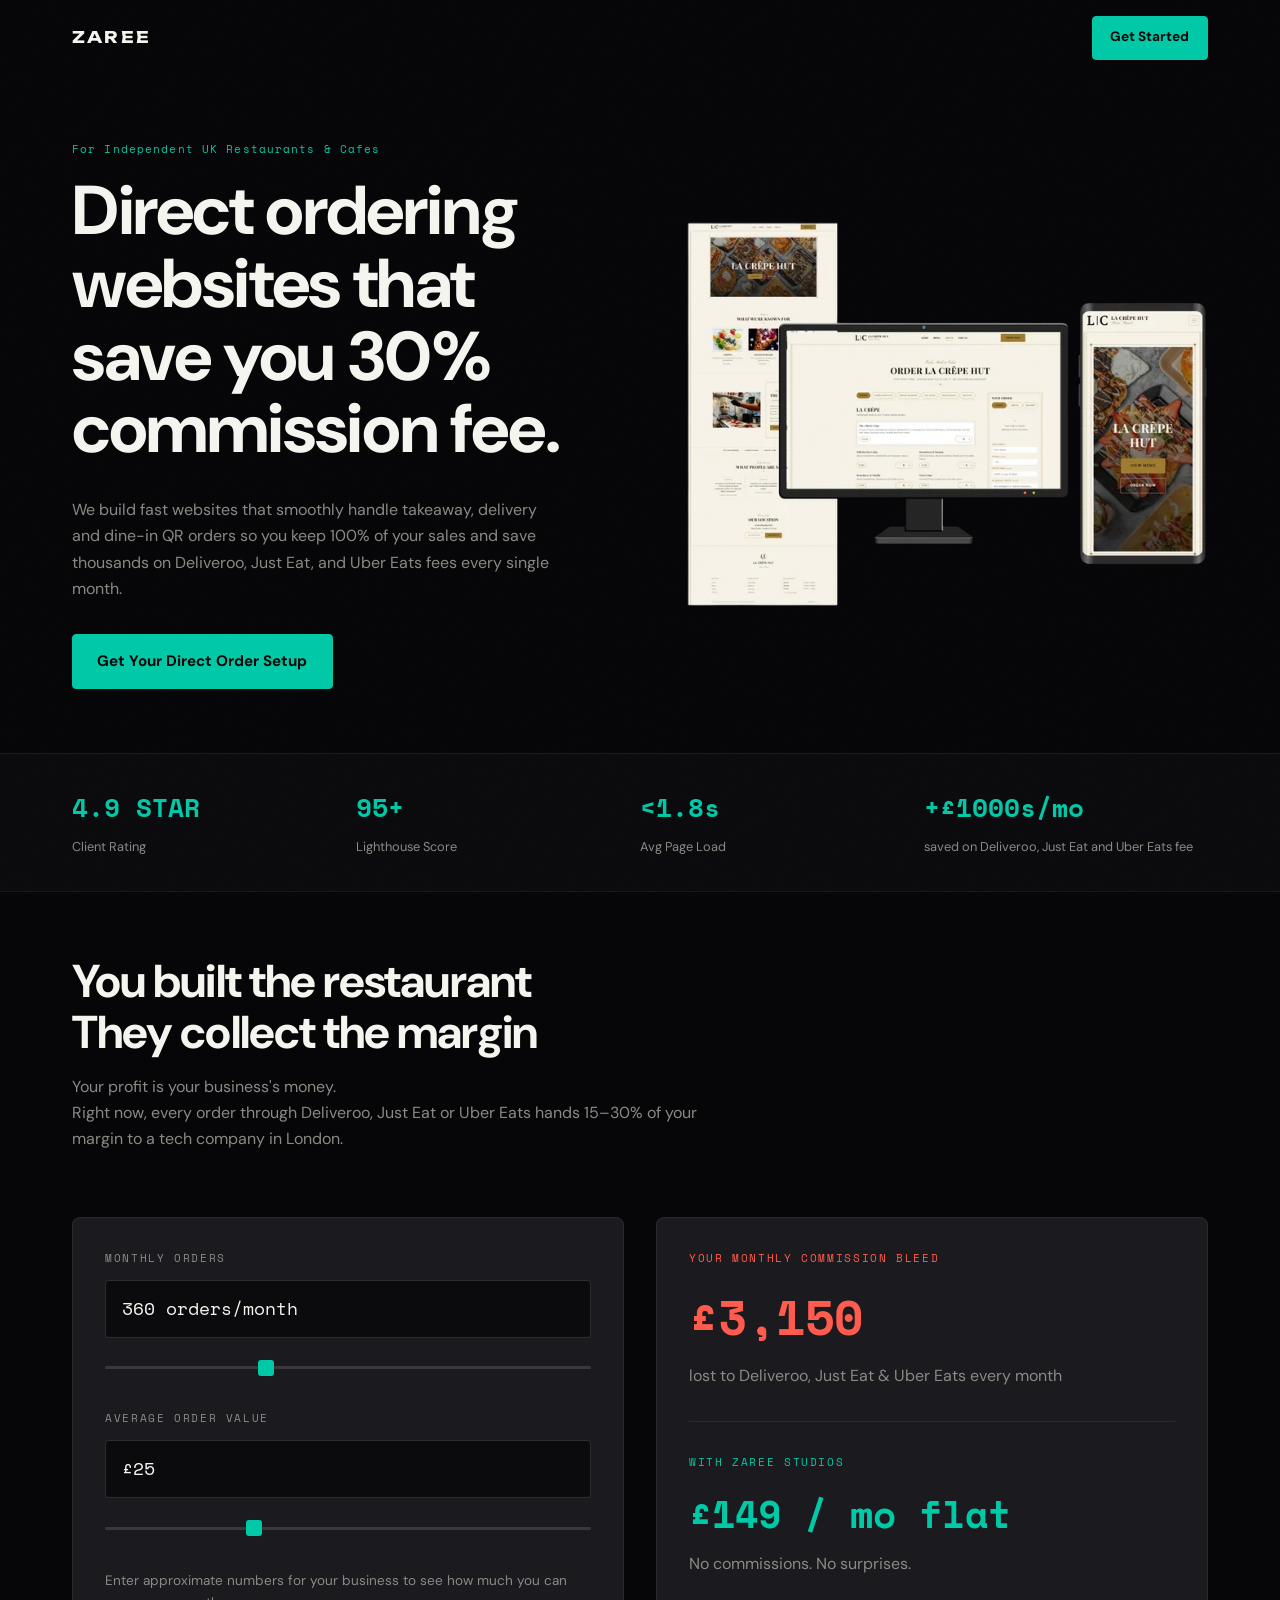
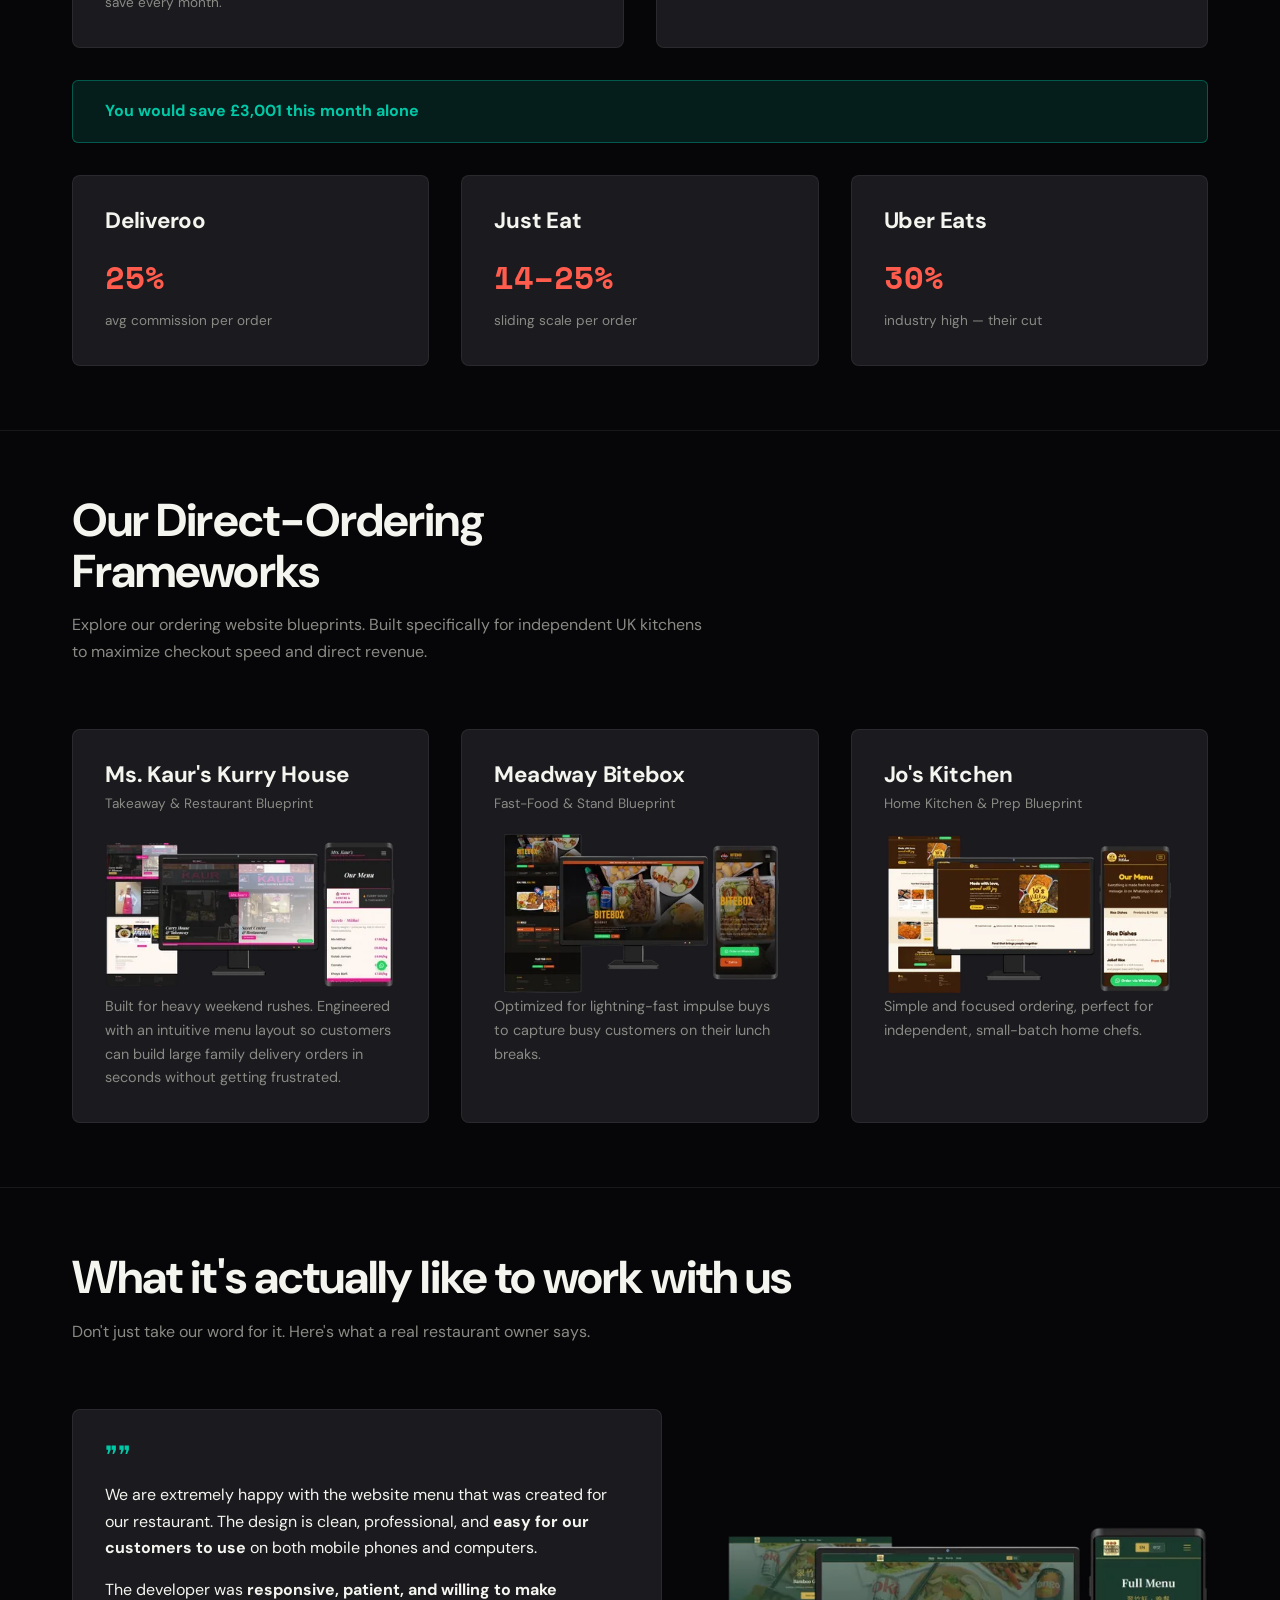
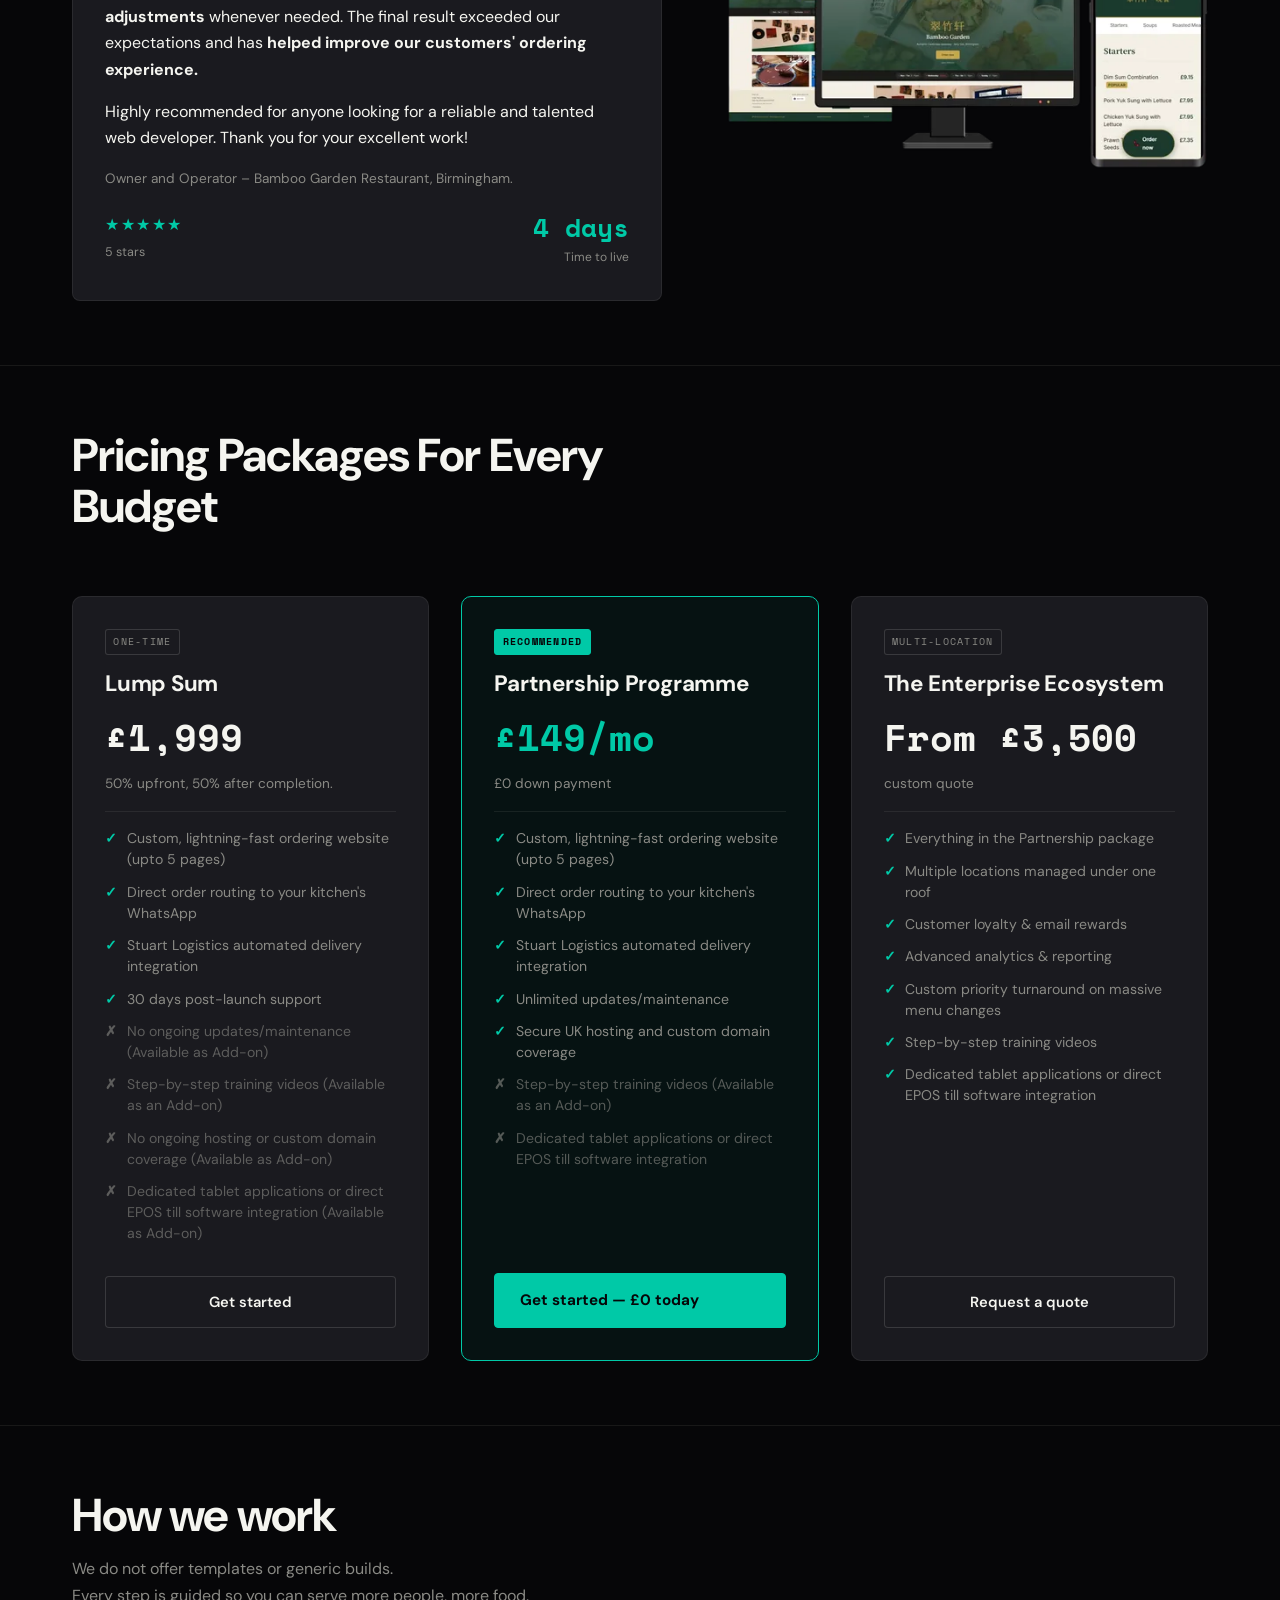
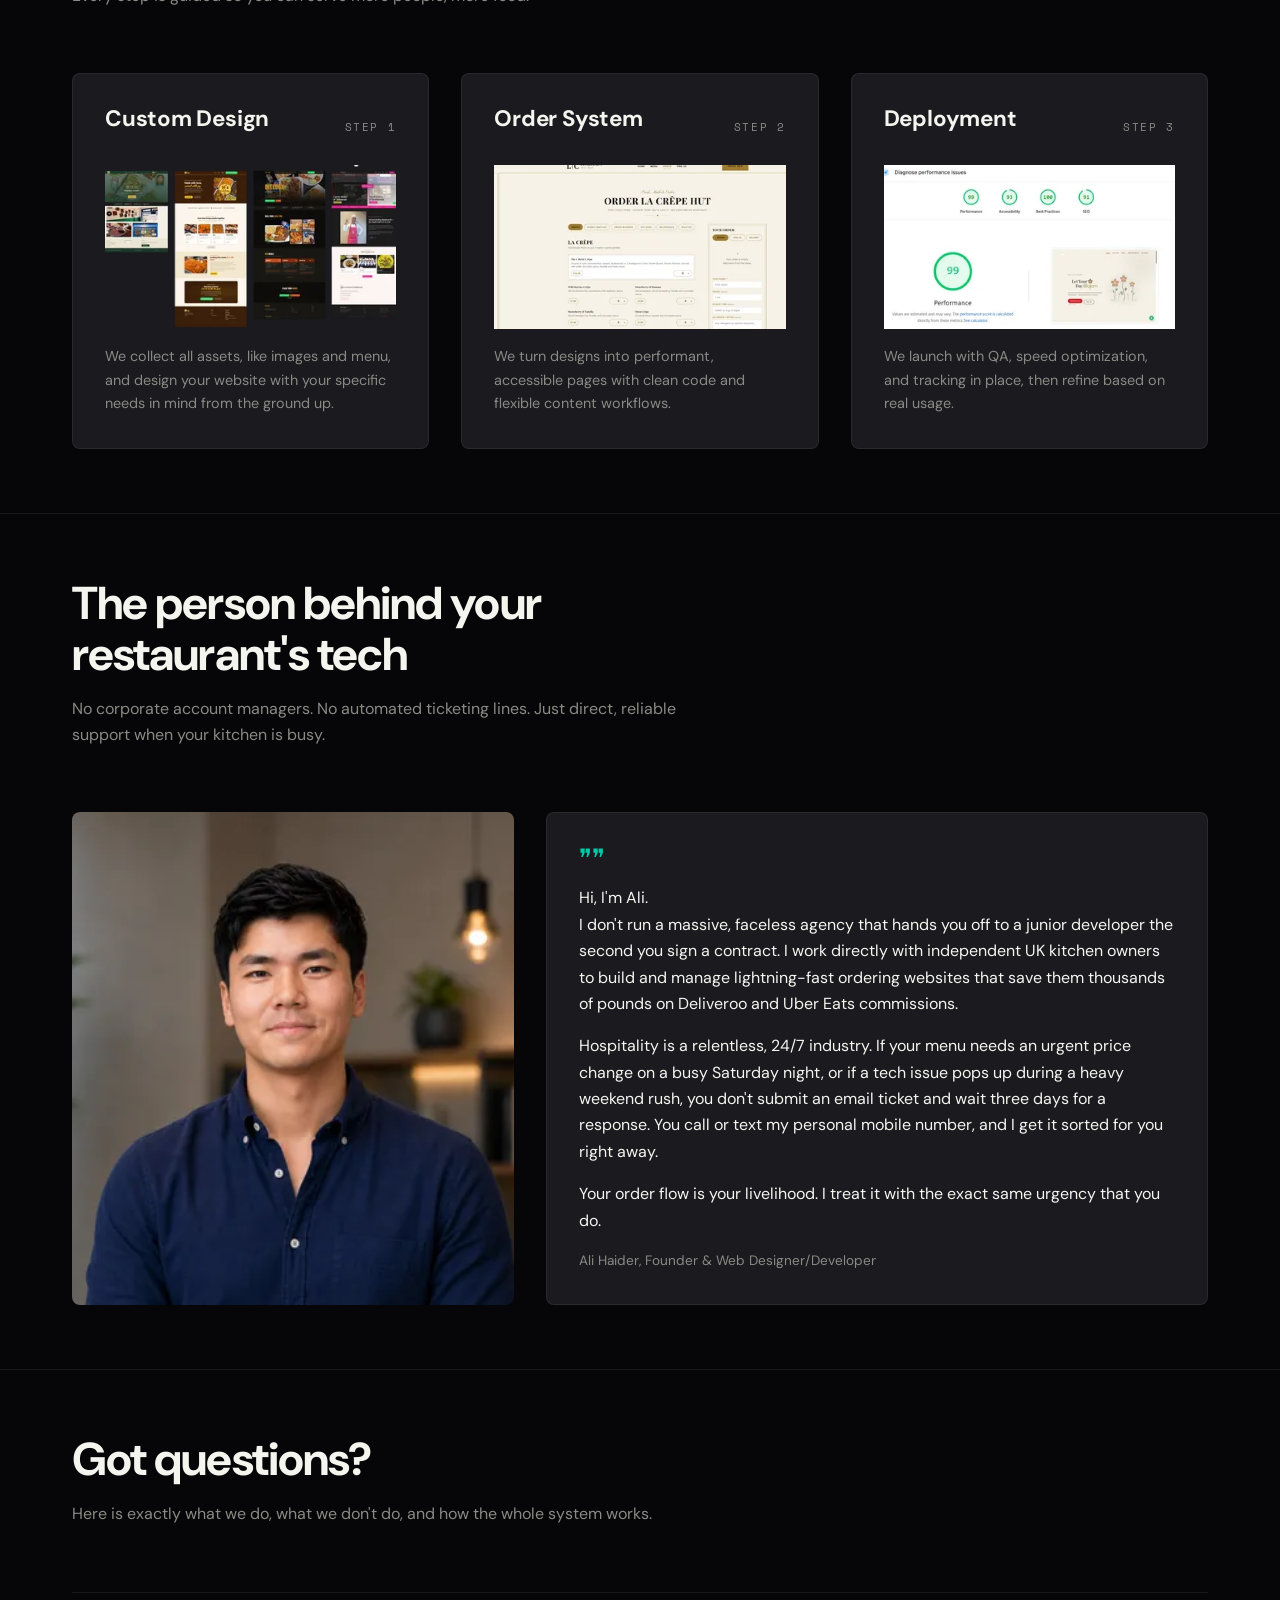
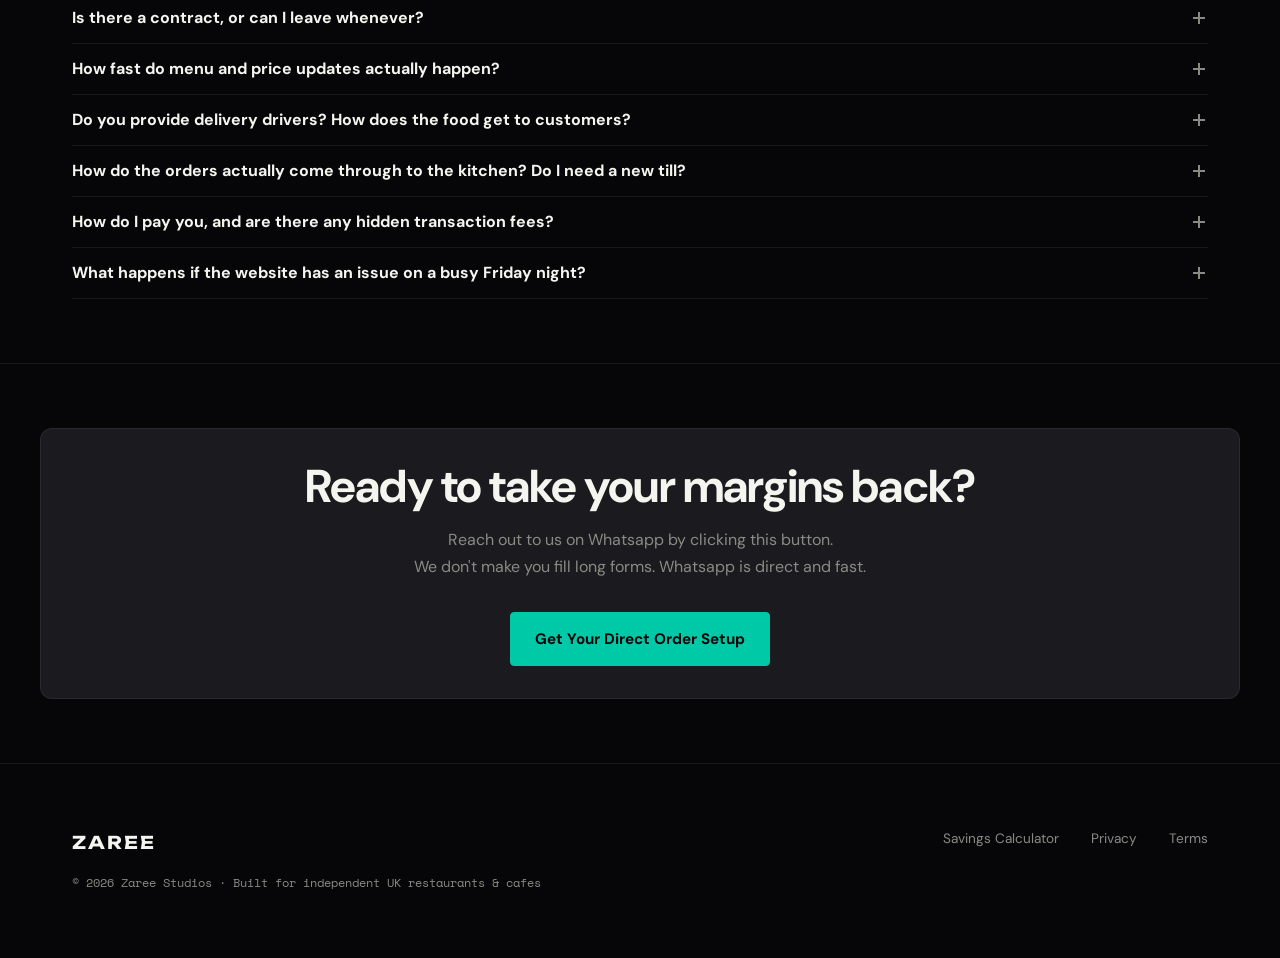
<file: index.html>
<!DOCTYPE html>
<html lang="en">
<head>
  <meta charset="UTF-8">
  <meta name="viewport" content="width=device-width, initial-scale=1.0">

  <!-- Primary meta -->
  <title>Zaree Studios — Direct Ordering Websites for UK Restaurants &amp; Cafés</title>
  <meta name="description" content="We build fast direct ordering websites that save independent UK restaurants and cafés 30% commission fees on Deliveroo, Just Eat, and Uber Eats.">

  <!-- Open Graph -->
  <meta property="og:type" content="website">
  <meta property="og:url" content="https://zareestudios.com/">
  <meta property="og:title" content="Zaree Studios — Direct Ordering Websites for UK Restaurants & Cafés">
  <meta property="og:description" content="We build fast direct ordering websites that save independent UK restaurants and cafés 30% commission fees on Deliveroo, Just Eat, and Uber Eats.">
  <meta property="og:site_name" content="Zaree Studios">

  <!-- Canonical -->
  <link rel="canonical" href="https://zareestudios.com/">

  <!-- Twitter Card -->
  <meta name="twitter:card" content="summary_large_image">
  <meta name="twitter:title" content="Zaree Studios — Direct Ordering Websites for UK Restaurants &amp; Cafés">
  <meta name="twitter:description" content="Direct ordering websites that save independent UK restaurants and cafés 30% commission on Deliveroo, Just Eat, and Uber Eats.">
  <meta name="twitter:image" content="https://zareestudios.com/assets/images/hero-la-crepe-1140.png">

  <!-- Open Graph image (required for rich link previews) -->
  <meta property="og:image" content="https://zareestudios.com/assets/images/hero-la-crepe-1140.png">
  <meta property="og:image:width" content="1140">
  <meta property="og:image:height" content="843">
  <meta property="og:locale" content="en_GB">

  <meta name="robots" content="index, follow">
  <meta name="theme-color" content="#060608">

  <!-- Favicons -->
  <link rel="icon" type="image/svg+xml" href="assets/images/favicon.svg">
  <link rel="icon" type="image/x-icon" href="assets/images/favicon.ico">
  <link rel="apple-touch-icon" href="assets/images/apple-touch-icon.png">

  <!-- Fonts: preconnect + async-loaded stylesheet (preload + onload swap).
       A plain <link rel="stylesheet"> to fonts.googleapis.com blocks first
       paint until that request returns (Lighthouse: ~2,380ms render-blocking
       across the CSS request + 4 chained woff2 files). Loading it as a
       non-blocking preload lets the page paint immediately in a fallback
       font, then swap to the webfont the instant it's ready — no flash of
       invisible text because the Google Fonts URL already sets
       font-display=swap. -->
  <link rel="preconnect" href="https://fonts.googleapis.com">
  <link rel="preconnect" href="https://fonts.gstatic.com" crossorigin>
  <link rel="preload" as="style" href="https://fonts.googleapis.com/css2?family=DM+Sans:ital,wght@0,400;0,500;0,600;0,700;0,900;1,400&family=Unbounded:wght@400;600;700;900&family=Space+Mono:ital,wght@0,400;0,700;1,400&display=swap">
  <link rel="stylesheet" href="https://fonts.googleapis.com/css2?family=DM+Sans:ital,wght@0,400;0,500;0,600;0,700;0,900;1,400&family=Unbounded:wght@400;600;700;900&family=Space+Mono:ital,wght@0,400;0,700;1,400&display=swap" media="print" onload="this.media='all'; this.onload=null;">
  <noscript><link rel="stylesheet" href="https://fonts.googleapis.com/css2?family=DM+Sans:ital,wght@0,400;0,500;0,600;0,700;0,900;1,400&family=Unbounded:wght@400;600;700;900&family=Space+Mono:ital,wght@0,400;0,700;1,400&display=swap"></noscript>

  <!-- Preload the LCP image so it starts downloading immediately -->
  <link rel="preload" as="image" href="assets/images/hero-la-crepe-1140.webp" imagesrcset="assets/images/hero-la-crepe-640.webp 640w, assets/images/hero-la-crepe-1140.webp 1140w" imagesizes="(max-width: 900px) 90vw, 550px" fetchpriority="high">

  <link rel="stylesheet" href="assets/css/style.css">

  <!-- Structured data for search engines and AI/agentic crawlers -->
  <script type="application/ld+json">
  {
    "@context": "https://schema.org",
    "@type": "ProfessionalService",
    "name": "Zaree Studios",
    "url": "https://zareestudios.com/",
    "description": "Zaree Studios builds commission-free direct ordering websites for independent UK restaurants and cafés, replacing Deliveroo, Just Eat, and Uber Eats commission fees with a flat monthly rate.",
    "areaServed": {
      "@type": "Country",
      "name": "United Kingdom"
    },
    "priceRange": "£149-£3500",
    "founder": {
      "@type": "Person",
      "name": "Ali Haider"
    },
    "makesOffer": [
      {
        "@type": "Offer",
        "name": "Lump Sum",
        "price": "1999",
        "priceCurrency": "GBP",
        "description": "Custom direct ordering website, one-time build, up to 5 pages."
      },
      {
        "@type": "Offer",
        "name": "Partnership Programme",
        "price": "149",
        "priceCurrency": "GBP",
        "description": "Custom direct ordering website with unlimited updates, hosting and domain included, £0 down payment."
      },
      {
        "@type": "Offer",
        "name": "The Enterprise Ecosystem",
        "price": "3500",
        "priceCurrency": "GBP",
        "description": "Multi-location direct ordering system with loyalty, analytics, and priority support."
      }
    ],
    "review": {
      "@type": "Review",
      "reviewRating": {
        "@type": "Rating",
        "ratingValue": "5",
        "bestRating": "5"
      },
      "author": {
        "@type": "Organization",
        "name": "Bamboo Garden Restaurant, Birmingham"
      }
    }
  }
  </script>
  <script type="application/ld+json">
  {
    "@context": "https://schema.org",
    "@type": "FAQPage",
    "mainEntity": [
      {
        "@type": "Question",
        "name": "Is there a contract, or can I leave whenever?",
        "acceptedAnswer": {
          "@type": "Answer",
          "text": "To keep your monthly costs flat and cover the upfront design, hosting, and domain setup, there is a minimum 12-month agreement. After that, it rolls month-to-month."
        }
      },
      {
        "@type": "Question",
        "name": "How fast do menu and price updates actually happen?",
        "acceptedAnswer": {
          "@type": "Answer",
          "text": "Usually within minutes, but 24 hours maximum. Just send a text and it's handled in the background."
        }
      },
      {
        "@type": "Question",
        "name": "Do you provide delivery drivers? How does the food get to customers?",
        "acceptedAnswer": {
          "@type": "Answer",
          "text": "Your website hooks directly into Stuart Logistics, which handles delivery for a flat distance fee paid by the customer at checkout, not the restaurant. £0 commission."
        }
      },
      {
        "@type": "Question",
        "name": "How do the orders actually come through to the kitchen? Do I need a new till?",
        "acceptedAnswer": {
          "@type": "Answer",
          "text": "By default every order drops instantly into the kitchen's WhatsApp — no new gear required. A dedicated tablet app or direct EPOS integration is available as an add-on."
        }
      },
      {
        "@type": "Question",
        "name": "How do I pay you, and are there any hidden transaction fees?",
        "acceptedAnswer": {
          "@type": "Answer",
          "text": "A flat £150 a month via standard UK bank transfer, handled securely through WorldFirst — no hidden percentages or tech cuts, regardless of sales volume."
        }
      },
      {
        "@type": "Question",
        "name": "What happens if the website has an issue on a busy Friday night?",
        "acceptedAnswer": {
          "@type": "Answer",
          "text": "You text or call directly — a solo specialist, not a corporate ticketing queue, treating tech emergencies with the same urgency as the kitchen does."
        }
      }
    ]
  }
  </script>
</head>
<body>

  <!-- ===== NAV ===== -->
  <header class="nav" id="nav">
    <div class="nav__inner">
      <a href="index.html" class="nav__logo" aria-label="Zaree Studios home">ZAREE</a>
      <a href="https://wa.me/923712511007" class="btn--nav-cta" target="_blank" rel="noopener noreferrer">Get Started</a>
    </div>
  </header>

  <main>

    <!-- ===== HERO ===== -->
    <section class="hero" aria-labelledby="hero-heading">
      <div class="container hero__grid">
        <div>
          <p class="eyebrow hero__eyebrow reveal">For Independent UK Restaurants &amp; Cafes</p>

          <h1 id="hero-heading" class="type-hero hero__title reveal" data-delay="1">
            Direct ordering websites that save you 30% commission fee.
          </h1>

          <p class="type-body hero__sub reveal" data-delay="2">
            We build fast websites that smoothly handle takeaway, delivery and dine-in QR orders so you keep 100% of your sales and save thousands on Deliveroo, Just Eat, and Uber Eats fees every single month.
          </p>

          <a href="https://wa.me/923712511007" class="btn--cta reveal" data-delay="3" target="_blank" rel="noopener noreferrer">
            Get Your Direct Order Setup
          </a>
        </div>

        <div class="hero__visual reveal" data-delay="2">
          <picture>
            <source type="image/webp" srcset="assets/images/hero-la-crepe-640.webp 640w, assets/images/hero-la-crepe-1140.webp 1140w" sizes="(max-width: 900px) 90vw, 550px">
            <img src="assets/images/hero-la-crepe-1140.png" alt="Zaree Studios direct ordering website on mobile and desktop" width="1140" height="843" fetchpriority="high">
          </picture>
        </div>
      </div>
    </section>

    <!-- ===== PROOF STRIP ===== -->
    <section class="proof-strip" aria-label="Performance proof points">
      <div class="proof-strip__inner">
        <div class="proof-stat reveal" data-delay="2">
          <span class="proof-stat__value">4.9 STAR</span>
          <span class="proof-stat__label">Client Rating</span>
        </div>
        <div class="proof-stat reveal">
          <span class="proof-stat__value">95+</span>
          <span class="proof-stat__label">Lighthouse Score</span>
        </div>
        <div class="proof-stat reveal" data-delay="1">
          <span class="proof-stat__value">&lt;1.8s</span>
          <span class="proof-stat__label">Avg Page Load</span>
        </div>
        <div class="proof-stat reveal" data-delay="3">
          <span class="proof-stat__value">+£1000s/mo</span>
          <span class="proof-stat__label">saved on Deliveroo, Just Eat and Uber Eats fee</span>
        </div>
      </div>
    </section>

    <!-- ===== PROBLEM + CALCULATOR ===== -->
    <section class="problem" id="calculator" aria-labelledby="problem-heading">
      <div class="container">
        <div class="problem__head">
          <h2 id="problem-heading" class="type-section problem__title reveal">
            You built the restaurant<br>They collect the margin
          </h2>
          <p class="type-body reveal" data-delay="1">
            Your profit is your business's money.<br>
            Right now, every order through Deliveroo, Just Eat or Uber Eats hands 15–30% of your margin to a tech company in London.
          </p>
        </div>

        <div class="calculator reveal" data-delay="2" data-calculator>
          <div class="calculator__panels">
            <div class="calculator__card">
              <div class="calc-field">
                <span class="type-label calc-field__label">Monthly Orders</span>
                <div class="calc-field__value" data-calc="orders-value">360 orders/month</div>
                <input type="range" class="calc-field__slider" min="50" max="1000" step="10" value="360" data-calc="orders-slider" aria-label="Monthly orders">
              </div>
              <div class="calc-field">
                <span class="type-label calc-field__label">Average Order Value</span>
                <div class="calc-field__value" data-calc="aov-value">£25</div>
                <input type="range" class="calc-field__slider" min="10" max="60" step="1" value="25" data-calc="aov-slider" aria-label="Average order value">
              </div>
              <p class="calculator__note">Enter approximate numbers for your business to see how much you can save every month.</p>
            </div>

            <div class="calculator__card">
              <p class="type-label calculator__result-label">Your Monthly Commission Bleed</p>
              <p class="type-figure calculator__result-figure" data-calc="bleed-figure">£3,150</p>
              <p class="calculator__result-sub">lost to Deliveroo, Just Eat &amp; Uber Eats every month</p>

              <hr class="calculator__divider">

              <p class="type-label calculator__zaree-label">With Zaree Studios</p>
              <p class="type-figure calculator__zaree-figure">£149 / mo flat</p>
              <p class="calculator__zaree-sub">No commissions. No surprises.</p>
            </div>
          </div>

          <p class="calculator__savings-banner" data-calc="savings-banner">You would save £3,001 this month alone</p>
        </div>

        <div class="commission-grid reveal" data-delay="3">
          <div class="commission-card">
            <p class="type-card commission-card__name">Deliveroo</p>
            <p class="type-figure commission-card__figure">25%</p>
            <p class="commission-card__note">avg commission per order</p>
          </div>
          <div class="commission-card">
            <p class="type-card commission-card__name">Just Eat</p>
            <p class="type-figure commission-card__figure">14–25%</p>
            <p class="commission-card__note">sliding scale per order</p>
          </div>
          <div class="commission-card">
            <p class="type-card commission-card__name">Uber Eats</p>
            <p class="type-figure commission-card__figure">30%</p>
            <p class="commission-card__note">industry high — their cut</p>
          </div>
        </div>
      </div>
    </section>

    <!-- ===== PORTFOLIO ===== -->
    <section class="portfolio" aria-labelledby="portfolio-heading">
      <div class="container">
        <div class="portfolio__head">
          <h2 id="portfolio-heading" class="type-section portfolio__title reveal">Our Direct-Ordering Frameworks</h2>
          <p class="type-body reveal" data-delay="1">Explore our ordering website blueprints. Built specifically for independent UK kitchens to maximize checkout speed and direct revenue.</p>
        </div>

        <div class="portfolio__grid">
          <article class="portfolio-card reveal">
            <h3 class="type-card portfolio-card__name">Ms. Kaur's Kurry House</h3>
            <span class="portfolio-card__tag">Takeaway &amp; Restaurant Blueprint</span>
            <div class="portfolio-card__preview">
              <picture>
                <source type="image/webp" srcset="assets/images/portfolio-ms-kaur-380.webp 380w, assets/images/portfolio-ms-kaur-760.webp 760w" sizes="(max-width: 900px) 90vw, 314px">
                <img src="assets/images/portfolio-ms-kaur-760.png" alt="Ms. Kaur's Kurry House ordering website preview" width="760" height="383" loading="lazy">
              </picture>
            </div>
            <p class="portfolio-card__desc">Built for heavy weekend rushes. Engineered with an intuitive menu layout so customers can build large family delivery orders in seconds without getting frustrated.</p>
          </article>

          <article class="portfolio-card reveal" data-delay="1">
            <h3 class="type-card portfolio-card__name">Meadway Bitebox</h3>
            <span class="portfolio-card__tag">Fast-Food &amp; Stand Blueprint</span>
            <div class="portfolio-card__preview">
              <picture>
                <source type="image/webp" srcset="assets/images/portfolio-meadway-380.webp 380w, assets/images/portfolio-meadway-760.webp 760w" sizes="(max-width: 900px) 90vw, 314px">
                <img src="assets/images/portfolio-meadway-760.png" alt="Meadway Bitebox ordering website preview" width="760" height="447" loading="lazy">
              </picture>
            </div>
            <p class="portfolio-card__desc">Optimized for lightning-fast impulse buys to capture busy customers on their lunch breaks.</p>
          </article>

          <article class="portfolio-card reveal" data-delay="2">
            <h3 class="type-card portfolio-card__name">Jo's Kitchen</h3>
            <span class="portfolio-card__tag">Home Kitchen &amp; Prep Blueprint</span>
            <div class="portfolio-card__preview">
              <picture>
                <source type="image/webp" srcset="assets/images/portfolio-jos-kitchen-380.webp 380w, assets/images/portfolio-jos-kitchen-760.webp 760w" sizes="(max-width: 900px) 90vw, 314px">
                <img src="assets/images/portfolio-jos-kitchen-760.png" alt="Jo's Kitchen ordering website preview" width="760" height="432" loading="lazy">
              </picture>
            </div>
            <p class="portfolio-card__desc">Simple and focused ordering, perfect for independent, small-batch home chefs.</p>
          </article>
        </div>
      </div>
    </section>

    <!-- ===== TESTIMONIAL ===== -->
    <section class="testimonial" aria-labelledby="testimonial-heading">
      <div class="container">
        <div class="testimonial__head">
          <h2 id="testimonial-heading" class="type-section testimonial__title reveal">What it's actually like to work with us</h2>
          <p class="type-body reveal" data-delay="1">Don't just take our word for it. Here's what a real restaurant owner says.</p>
        </div>

        <div class="testimonial__grid">
          <div class="testimonial__card reveal" data-delay="2">
            <p class="testimonial__mark" aria-hidden="true">&#10078;&#10078;</p>
            <div class="testimonial__body">
              <p>We are extremely happy with the website menu that was created for our restaurant. The design is clean, professional, and <strong>easy for our customers to use</strong> on both mobile phones and computers.</p>
              <p>The developer was <strong>responsive, patient, and willing to make adjustments</strong> whenever needed. The final result exceeded our expectations and has <strong>helped improve our customers' ordering experience.</strong></p>
              <p>Highly recommended for anyone looking for a reliable and talented web developer. Thank you for your excellent work!</p>
            </div>
            <p class="testimonial__attribution">Owner and Operator – Bamboo Garden Restaurant, Birmingham.</p>
            <div class="testimonial__footer">
              <div>
                <p class="testimonial__stars" aria-hidden="true">★★★★★</p>
                <p class="testimonial__stars-label">5 stars</p>
              </div>
              <div>
                <p class="type-figure testimonial__stat-figure">4 days</p>
                <p class="testimonial__stat-label">Time to live</p>
              </div>
            </div>
          </div>

          <div class="testimonial__visual reveal" data-delay="3">
            <picture>
              <source type="image/webp" srcset="assets/images/testimonial-bamboo-garden-550.webp 550w, assets/images/testimonial-bamboo-garden-1100.webp 1100w" sizes="(max-width: 900px) 90vw, 550px">
              <img src="assets/images/testimonial-bamboo-garden-1100.png" alt="Bamboo Garden Restaurant ordering website on desktop" width="1100" height="556" loading="lazy">
            </picture>
          </div>
        </div>
      </div>
    </section>

    <!-- ===== PRICING ===== -->
    <section class="pricing" id="pricing" aria-labelledby="pricing-heading">
      <div class="container">
        <div class="pricing__head">
          <h2 id="pricing-heading" class="type-section pricing__title reveal">Pricing Packages For Every Budget</h2>
        </div>

        <div class="pricing__grid">
          <div class="pricing-card reveal">
            <span class="pill pricing-card__badge">One-Time</span>
            <h3 class="type-card pricing-card__name">Lump Sum</h3>
            <p class="type-figure pricing-card__price">£1,999</p>
            <p class="pricing-card__price-note">50% upfront, 50% after completion.</p>
            <hr class="pricing-card__divider">
            <div class="pricing-card__features">
              <p class="pricing-card__feature">Custom, lightning-fast ordering website (upto 5 pages)</p>
              <p class="pricing-card__feature">Direct order routing to your kitchen's WhatsApp</p>
              <p class="pricing-card__feature">Stuart Logistics automated delivery integration</p>
              <p class="pricing-card__feature">30 days post-launch support</p>
              <p class="pricing-card__feature pricing-card__feature--no">No ongoing updates/maintenance (Available as Add-on)</p>
              <p class="pricing-card__feature pricing-card__feature--no">Step-by-step training videos (Available as an Add-on)</p>
              <p class="pricing-card__feature pricing-card__feature--no">No ongoing hosting or custom domain coverage (Available as Add-on)</p>
              <p class="pricing-card__feature pricing-card__feature--no">Dedicated tablet applications or direct EPOS till software integration (Available as Add-on)</p>
            </div>
            <a href="https://wa.me/923712511007" class="btn--ghost" target="_blank" rel="noopener noreferrer">Get started</a>
          </div>

          <div class="pricing-card pricing-card--featured reveal" data-delay="1">
            <span class="pill pill--accent pricing-card__badge">Recommended</span>
            <h3 class="type-card pricing-card__name">Partnership Programme</h3>
            <p class="type-figure pricing-card__price">£149/mo</p>
            <p class="pricing-card__price-note">£0 down payment</p>
            <hr class="pricing-card__divider">
            <div class="pricing-card__features">
              <p class="pricing-card__feature">Custom, lightning-fast ordering website (upto 5 pages)</p>
              <p class="pricing-card__feature">Direct order routing to your kitchen's WhatsApp</p>
              <p class="pricing-card__feature">Stuart Logistics automated delivery integration</p>
              <p class="pricing-card__feature">Unlimited updates/maintenance</p>
              <p class="pricing-card__feature">Secure UK hosting and custom domain coverage</p>
              <p class="pricing-card__feature pricing-card__feature--no">Step-by-step training videos (Available as an Add-on)</p>
              <p class="pricing-card__feature pricing-card__feature--no">Dedicated tablet applications or direct EPOS till software integration</p>
            </div>
            <a href="https://wa.me/923712511007" class="btn--cta" target="_blank" rel="noopener noreferrer">Get started — £0 today</a>
          </div>

          <div class="pricing-card reveal" data-delay="2">
            <span class="pill pricing-card__badge">Multi-Location</span>
            <h3 class="type-card pricing-card__name">The Enterprise Ecosystem</h3>
            <p class="type-figure pricing-card__price">From £3,500</p>
            <p class="pricing-card__price-note">custom quote</p>
            <hr class="pricing-card__divider">
            <div class="pricing-card__features">
              <p class="pricing-card__feature">Everything in the Partnership package</p>
              <p class="pricing-card__feature">Multiple locations managed under one roof</p>
              <p class="pricing-card__feature">Customer loyalty &amp; email rewards</p>
              <p class="pricing-card__feature">Advanced analytics &amp; reporting</p>
              <p class="pricing-card__feature">Custom priority turnaround on massive menu changes</p>
              <p class="pricing-card__feature">Step-by-step training videos</p>
              <p class="pricing-card__feature">Dedicated tablet applications or direct EPOS till software integration</p>
            </div>
            <a href="https://wa.me/923712511007" class="btn--ghost" target="_blank" rel="noopener noreferrer">Request a quote</a>
          </div>
        </div>
      </div>
    </section>

    <!-- ===== PROCESS ===== -->
    <section class="process" aria-labelledby="process-heading">
      <div class="container">
        <div class="process__head">
          <h2 id="process-heading" class="type-section process__title reveal">How we work</h2>
          <p class="type-body reveal" data-delay="1">
            We do not offer templates or generic builds.<br>
            Every step is guided so you can serve more people, more food.
          </p>
        </div>

        <div class="process__grid">
          <div class="process-card reveal">
            <div class="process-card__head">
              <h3 class="type-card process-card__title">Custom Design</h3>
              <span class="type-label process-card__step">Step 1</span>
            </div>
            <div class="process-card__preview">
              <picture>
                <source type="image/webp" srcset="assets/images/process-design-380.webp 380w, assets/images/process-design-760.webp 760w" sizes="(max-width: 900px) 90vw, 314px">
                <img src="assets/images/process-design-760.png" alt="Custom design collage of restaurant website assets" width="760" height="393" loading="lazy">
              </picture>
            </div>
            <p class="process-card__desc">We collect all assets, like images and menu, and design your website with your specific needs in mind from the ground up.</p>
          </div>

          <div class="process-card reveal" data-delay="1">
            <div class="process-card__head">
              <h3 class="type-card process-card__title">Order System</h3>
              <span class="type-label process-card__step">Step 2</span>
            </div>
            <div class="process-card__preview">
              <picture>
                <source type="image/webp" srcset="assets/images/la-crepe-hut-desktop-380.webp 380w, assets/images/la-crepe-hut-desktop-760.webp 760w" sizes="(max-width: 900px) 90vw, 314px">
                <img src="assets/images/la-crepe-hut-desktop-760.jpg" alt="La Crêpe Hut order system build" width="760" height="456" loading="lazy">
              </picture>
            </div>
            <p class="process-card__desc">We turn designs into performant, accessible pages with clean code and flexible content workflows.</p>
          </div>

          <div class="process-card reveal" data-delay="2">
            <div class="process-card__head">
              <h3 class="type-card process-card__title">Deployment</h3>
              <span class="type-label process-card__step">Step 3</span>
            </div>
            <div class="process-card__preview">
              <picture>
                <source type="image/webp" srcset="assets/images/lighthouse-score-380.webp 380w, assets/images/lighthouse-score-760.webp 760w" sizes="(max-width: 900px) 90vw, 314px">
                <img src="assets/images/lighthouse-score-760.jpg" alt="Site performance diagnostics dashboard at launch" width="760" height="415" loading="lazy">
              </picture>
            </div>
            <p class="process-card__desc">We launch with QA, speed optimization, and tracking in place, then refine based on real usage.</p>
          </div>
        </div>
      </div>
    </section>

    <!-- ===== FOUNDER ===== -->
    <section class="founder" aria-labelledby="founder-heading">
      <div class="container">
        <div class="founder__head">
          <h2 id="founder-heading" class="type-section founder__title reveal">The person behind your restaurant's tech</h2>
          <p class="type-body reveal" data-delay="1">No corporate account managers. No automated ticketing lines. Just direct, reliable support when your kitchen is busy.</p>
        </div>

        <div class="founder__grid">
          <div class="founder__photo reveal" data-delay="2">
            <picture>
              <source type="image/webp" srcset="assets/images/ali-portrait-470.webp 470w, assets/images/ali-portrait-940.webp 940w" sizes="(max-width: 900px) 90vw, 470px">
              <img src="assets/images/ali-portrait-940.jpg" alt="Ali Haider, founder of Zaree Studios" width="940" height="752" loading="lazy">
            </picture>
          </div>

          <div class="founder__card reveal" data-delay="3">
            <p class="founder__mark" aria-hidden="true">&#10078;&#10078;</p>
            <div class="founder__body">
              <p>Hi, I'm Ali.<br>
              I don't run a massive, faceless agency that hands you off to a junior developer the second you sign a contract. I work directly with independent UK kitchen owners to build and manage lightning-fast ordering websites that save them thousands of pounds on Deliveroo and Uber Eats commissions.</p>
              <p>Hospitality is a relentless, 24/7 industry. If your menu needs an urgent price change on a busy Saturday night, or if a tech issue pops up during a heavy weekend rush, you don't submit an email ticket and wait three days for a response. You call or text my personal mobile number, and I get it sorted for you right away.</p>
              <p>Your order flow is your livelihood. I treat it with the exact same urgency that you do.</p>
            </div>
            <p class="founder__signature">Ali Haider, Founder &amp; Web Designer/Developer</p>
          </div>
        </div>
      </div>
    </section>

    <!-- ===== FAQ ===== -->
    <section class="faq" aria-labelledby="faq-heading">
      <div class="container">
        <div class="faq__head">
          <h2 id="faq-heading" class="type-section faq__title reveal">Got questions?</h2>
          <p class="type-body reveal" data-delay="1">Here is exactly what we do, what we don't do, and how the whole system works.</p>
        </div>

        <div class="faq__list" data-faq>
          <div class="faq-item reveal">
            <h3 class="faq-item__heading">
              <button type="button" class="faq-item__question" id="faq-q-1" aria-expanded="false" aria-controls="faq-a-1">
                Is there a contract, or can I leave whenever?
                <span class="faq-item__icon" aria-hidden="true"></span>
              </button>
            </h3>
            <div class="faq-item__answer-wrap" id="faq-a-1" role="region" aria-labelledby="faq-q-1">
              <div class="faq-item__answer-inner">
                <p class="faq-item__answer">To keep your monthly costs flat and cover the upfront design, hosting, and domain setup, there is a minimum 12-month agreement. After that, it rolls month-to-month. We invest a lot of time into building you a premium system, so we look for partners who are serious about building a long-term, independent brand.</p>
              </div>
            </div>
          </div>
          <div class="faq-item reveal">
            <h3 class="faq-item__heading">
              <button type="button" class="faq-item__question" id="faq-q-2" aria-expanded="false" aria-controls="faq-a-2">
                How fast do menu and price updates actually happen?
                <span class="faq-item__icon" aria-hidden="true"></span>
              </button>
            </h3>
            <div class="faq-item__answer-wrap" id="faq-a-2" role="region" aria-labelledby="faq-q-2">
              <div class="faq-item__answer-inner">
                <p class="faq-item__answer">Usually within minutes, but 24 hours maximum. If you need to change a price, swap a food photo, or add a weekend special, just drop us a text. We get it sorted in the background so you can stay focused on the kitchen.</p>
              </div>
            </div>
          </div>
          <div class="faq-item reveal">
            <h3 class="faq-item__heading">
              <button type="button" class="faq-item__question" id="faq-q-3" aria-expanded="false" aria-controls="faq-a-3">
                Do you provide delivery drivers? How does the food get to customers?
                <span class="faq-item__icon" aria-hidden="true"></span>
              </button>
            </h3>
            <div class="faq-item__answer-wrap" id="faq-a-3" role="region" aria-labelledby="faq-q-3">
              <div class="faq-item__answer-inner">
                <p class="faq-item__answer">We don't employ drivers, but we have a much better solution. Your website hooks directly into Stuart Logistics. They handle the delivery for a flat distance fee that the customer pays at checkout, not you. You get the delivery order, Stuart handles the rider, and you pay £0 in commission.</p>
              </div>
            </div>
          </div>
          <div class="faq-item reveal">
            <h3 class="faq-item__heading">
              <button type="button" class="faq-item__question" id="faq-q-4" aria-expanded="false" aria-controls="faq-a-4">
                How do the orders actually come through to the kitchen? Do I need a new till?
                <span class="faq-item__icon" aria-hidden="true"></span>
              </button>
            </h3>
            <div class="faq-item__answer-wrap" id="faq-a-4" role="region" aria-labelledby="faq-q-4">
              <div class="faq-item__answer-inner">
                <p class="faq-item__answer">By default, every single order drops instantly into your kitchen's WhatsApp. It's clean, simple, and you don't need any new gear. If you want a dedicated tablet application or a direct link into your current EPOS till setup, we can absolutely set that up for you as an add-on feature.</p>
              </div>
            </div>
          </div>
          <div class="faq-item reveal">
            <h3 class="faq-item__heading">
              <button type="button" class="faq-item__question" id="faq-q-5" aria-expanded="false" aria-controls="faq-a-5">
                How do I pay you, and are there any hidden transaction fees?
                <span class="faq-item__icon" aria-hidden="true"></span>
              </button>
            </h3>
            <div class="faq-item__answer-wrap" id="faq-a-5" role="region" aria-labelledby="faq-q-5">
              <div class="faq-item__answer-inner">
                <p class="faq-item__answer">No hidden percentages or tech cuts here. You pay your flat £150 a month via a standard bank transfer to our UK business account (handled securely through WorldFirst). Whether you do £1,000 or £20,000 in takeaway sales this month, you keep every single penny of it.</p>
              </div>
            </div>
          </div>
          <div class="faq-item reveal">
            <h3 class="faq-item__heading">
              <button type="button" class="faq-item__question" id="faq-q-6" aria-expanded="false" aria-controls="faq-a-6">
                What happens if the website has an issue on a busy Friday night?
                <span class="faq-item__icon" aria-hidden="true"></span>
              </button>
            </h3>
            <div class="faq-item__answer-wrap" id="faq-a-6" role="region" aria-labelledby="faq-q-6">
              <div class="faq-item__answer-inner">
                <p class="faq-item__answer">You text or call us directly. Because you are working with a solo specialist—not a massive corporate ticketing system—you don't get stuck in an automated support queue. Your order flow is your livelihood, so we treat tech emergencies with the exact same urgency you do.</p>
              </div>
            </div>
          </div>
        </div>
      </div>
    </section>

    <!-- ===== FINAL CTA ===== -->
    <section class="final-cta" aria-labelledby="final-cta-heading">
      <div class="final-cta__box reveal">
        <h2 id="final-cta-heading" class="type-section final-cta__title">Ready to take your margins back?</h2>
        <p class="final-cta__sub">
          Reach out to us on Whatsapp by clicking this button.<br>
          We don't make you fill long forms. Whatsapp is direct and fast.
        </p>
        <a href="https://wa.me/923712511007" class="btn--cta" target="_blank" rel="noopener noreferrer">Get Your Direct Order Setup</a>
      </div>
    </section>

  </main>

  <!-- ===== FOOTER ===== -->
  <footer class="footer">
    <div class="footer__inner">
      <div class="footer__brand">
        <a href="index.html" class="footer__logo" aria-label="Zaree Studios home">ZAREE</a>
        <p class="footer__copy">© 2026 Zaree Studios · Built for independent UK restaurants &amp; cafes</p>
      </div>

      <nav class="footer__col-links" aria-label="Footer navigation">
        <a href="calculator.html" class="footer__link">Savings Calculator</a>
        <a href="privacy.html" class="footer__link">Privacy</a>
        <a href="terms.html" class="footer__link">Terms</a>
      </nav>
    </div>
  </footer>

  <script src="assets/js/main.js" defer></script>

</body>
</html>
</file>
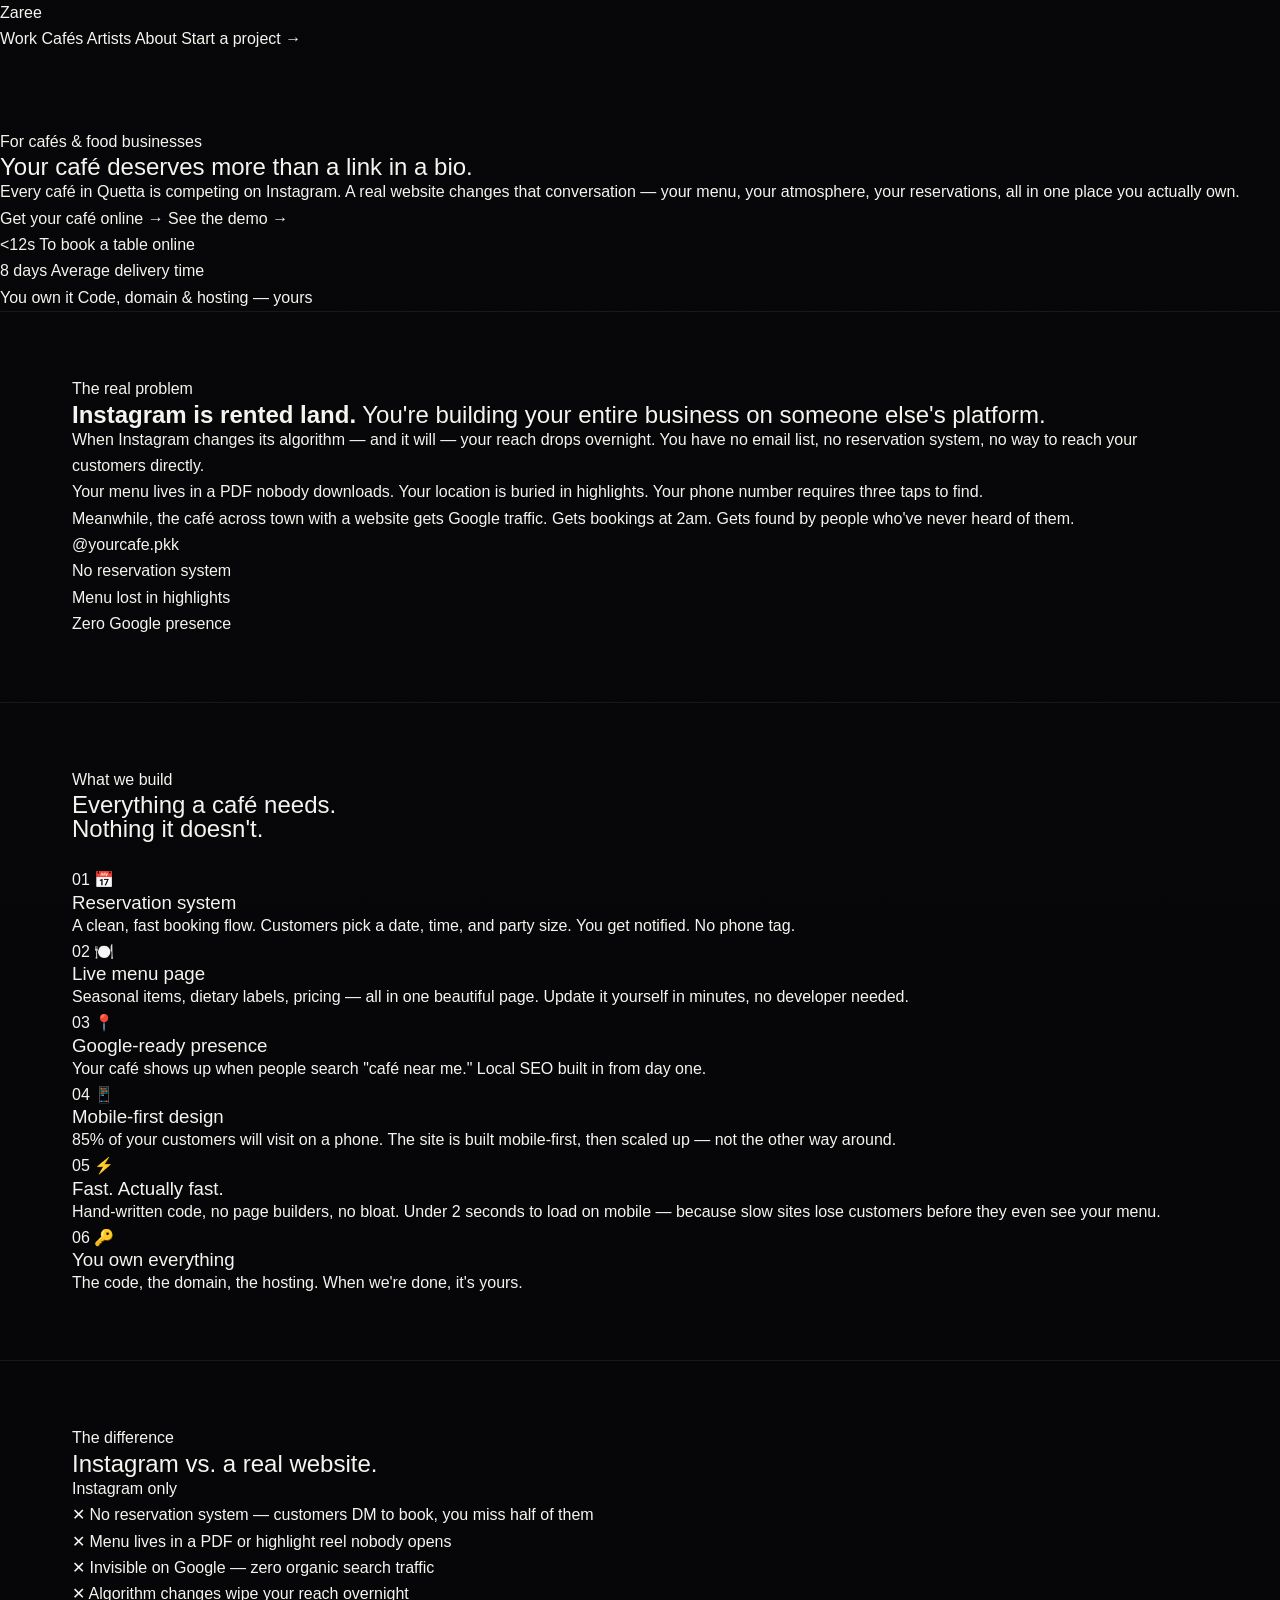
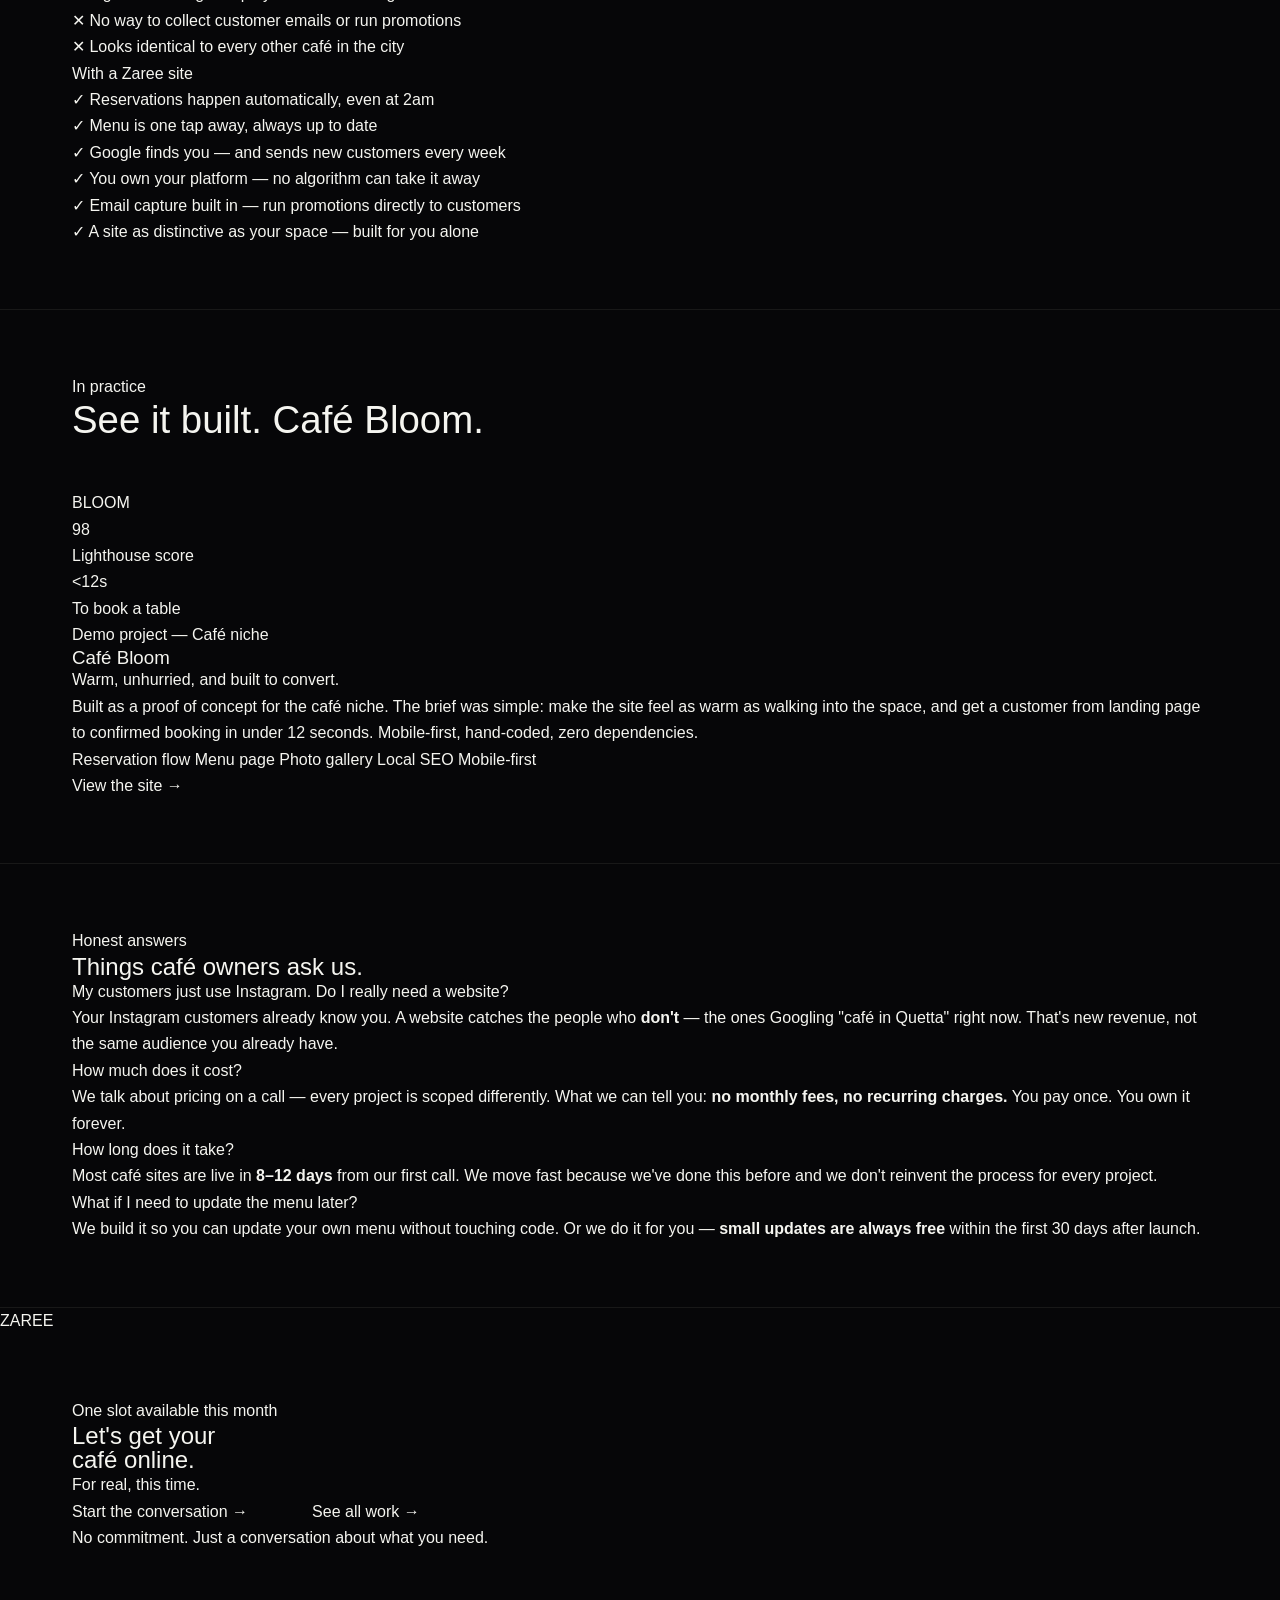
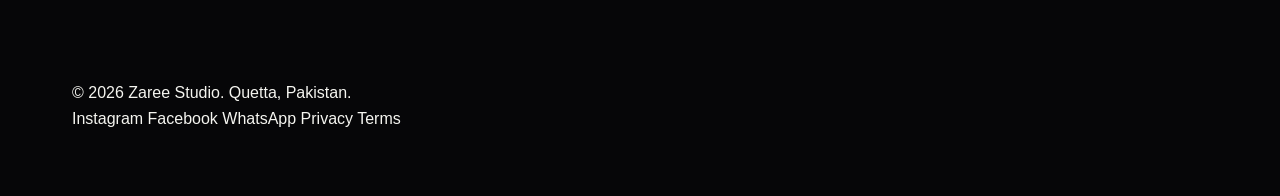
<file: cafes.html>
<!DOCTYPE html>
<html lang="en">
<head>
  <meta charset="UTF-8" />
  <meta name="viewport" content="width=device-width, initial-scale=1.0" />
  <meta name="description" content="Zaree Studio builds websites for cafés and food businesses in Pakistan. Get a fast, beautiful site that takes reservations, shows your menu, and works on every phone." />
  <meta name="theme-color" content="#060608" />

  <title>For Cafés — Zaree Studio</title>

  <meta property="og:title"       content="Websites for Cafés — Zaree Studio" />
  <meta property="og:description" content="Your café deserves more than a link in a bio. We build sites that take reservations, show your menu, and feel as warm as your space." />
  <meta property="og:type"        content="website" />

  
  <!-- Modern browsers (SVG, sharp at any size) -->
  <link rel="icon" type="image/svg+xml" href="assets/images/favicon.svg" />

  <!-- Legacy browser fallback (16×16, 32×32, 48×48 in one file) -->
  <link rel="icon" type="image/x-icon" href="assets/images/favicon.ico" />

  <!-- iOS/Android home screen icon -->
  <link rel="apple-touch-icon" sizes="180x180" href="assets/images/apple-touch-icon.png" />


  <link rel="stylesheet" href="assets/css/style.css" />
</head>
<body>

  <div class="cursor" aria-hidden="true"></div>
  <div class="cursor-ring" aria-hidden="true"></div>

  <!-- ===== NAV ===== -->
  <header>
    <nav class="site-nav" aria-label="Main navigation">
      <div class="site-nav__inner">

        <a href="index.html" class="site-nav__logo" aria-label="Zaree Studio — home">
          Zaree
        </a>

        <button
          class="site-nav__toggle"
          aria-label="Toggle navigation menu"
          aria-expanded="false"
          aria-controls="nav-links"
        >
          <span class="site-nav__toggle-bar" aria-hidden="true"></span>
          <span class="site-nav__toggle-bar" aria-hidden="true"></span>
          <span class="site-nav__toggle-bar" aria-hidden="true"></span>
        </button>

        <div class="site-nav__links" id="nav-links" role="list">
          <a href="work.html"    class="site-nav__link" role="listitem">Work</a>
          <a href="cafes.html"   class="site-nav__link" role="listitem" aria-current="page">Cafés</a>
          <a href="artists.html" class="site-nav__link" role="listitem">Artists</a>
          <a href="about.html"   class="site-nav__link" role="listitem">About</a>
          <a href="start.html"   class="site-nav__cta"  role="listitem">Start a project →</a>
        </div>

      </div>
    </nav>
  </header>

  <main>

    <!-- ===== HERO ===== -->
    <section class="cafe-hero" aria-labelledby="cafe-hero-heading">
      <div class="cafe-hero__warmth cafe-hero__warmth--1" aria-hidden="true"></div>
      <div class="cafe-hero__warmth cafe-hero__warmth--2" aria-hidden="true"></div>

      <div class="cafe-hero__content">
        <p class="cafe-hero__eyebrow">
          <span class="cafe-hero__eyebrow-line" aria-hidden="true"></span>
          For cafés &amp; food businesses
        </p>

        <h1 class="cafe-hero__heading" id="cafe-hero-heading">
          Your café
          <span class="cafe-hero__heading-accent">deserves</span>
          <span class="cafe-hero__heading-serif">more than a link in a bio.</span>
        </h1>

        <p class="cafe-hero__sub">
          Every café in Quetta is competing on Instagram. A real website changes that conversation — your menu, your atmosphere, your reservations, all in one place you actually own.
        </p>

        <div class="cafe-hero__actions">
          <a href="start.html" class="btn-primary">Get your café online →</a>
          <a href="work.html#cafe-bloom" class="btn-secondary">See the demo →</a>
        </div>
      </div>

      <!-- Bottom stat strip -->
      <div class="cafe-hero__strip" aria-label="Key outcomes">
        <div class="cafe-hero__strip-item">
          <span class="cafe-hero__strip-value">&lt;12s</span>
          <span class="cafe-hero__strip-label">To book a table online</span>
        </div>
        <div class="cafe-hero__strip-item">
          <span class="cafe-hero__strip-value">8 days</span>
          <span class="cafe-hero__strip-label">Average delivery time</span>
        </div>
        <div class="cafe-hero__strip-item">
          <span class="cafe-hero__strip-value">You own it</span>
          <span class="cafe-hero__strip-label">Code, domain &amp; hosting — yours</span>
        </div>
      </div>
    </section>

    <!-- ===== THE PROBLEM ===== -->
    <section class="section problem" aria-labelledby="problem-heading">
      <div class="container">
        <div class="problem__grid">

          <div>
            <p class="section__tag reveal">The real problem</p>
            <h2 class="problem__heading reveal reveal--delay-1" id="problem-heading">
              <strong>Instagram is rented land.</strong>
              You're building your entire business on someone else's platform.
            </h2>
            <div class="problem__body reveal reveal--delay-2">
              <p>When Instagram changes its algorithm — and it will — your reach drops overnight. You have no email list, no reservation system, no way to reach your customers directly.</p>
              <p>Your menu lives in a PDF nobody downloads. Your location is buried in highlights. Your phone number requires three taps to find.</p>
              <p>Meanwhile, the café across town with a website gets Google traffic. Gets bookings at 2am. Gets found by people who've never heard of them.</p>
            </div>
          </div>

          <div class="problem__visual reveal reveal--delay-2" aria-hidden="true">
            <div class="instagram-mockup">
              <div class="instagram-mockup__header">
                <div class="instagram-mockup__avatar"></div>
                <span class="instagram-mockup__handle">@yourcafe.pkk</span>
              </div>
              <div class="instagram-mockup__grid">
                <div class="instagram-mockup__cell"></div>
                <div class="instagram-mockup__cell"></div>
                <div class="instagram-mockup__cell"></div>
                <div class="instagram-mockup__cell"></div>
                <div class="instagram-mockup__cell"></div>
                <div class="instagram-mockup__cell"></div>
              </div>
              <div class="instagram-mockup__bio">
                <div class="instagram-mockup__bio-line"></div>
                <div class="instagram-mockup__bio-line"></div>
                <div class="instagram-mockup__bio-line"></div>
              </div>
            </div>

            <!-- Pain labels -->
            <div class="problem__pain problem__pain--1">No reservation system</div>
            <div class="problem__pain problem__pain--2">Menu lost in highlights</div>
            <div class="problem__pain problem__pain--3">Zero Google presence</div>
          </div>

        </div>
      </div>
    </section>

    <!-- ===== WHAT YOU GET ===== -->
    <section class="section deliverables" aria-labelledby="deliverables-heading">
      <div class="container">

        <div class="deliverables__header">
          <div>
            <p class="section__tag reveal">What we build</p>
            <h2 class="section__heading deliverables__heading reveal reveal--delay-1" id="deliverables-heading">
              Everything a café needs.<br>Nothing it doesn't.
            </h2>
          </div>
          <p class="deliverables__intro reveal reveal--delay-2">
            No bloated CMS. No monthly subscription. No template that looks like every other café. A site built specifically for you, from scratch.
          </p>
        </div>

        <div class="deliverables__grid">

          <article class="deliverable-card reveal" aria-labelledby="del-1-title">
            <span class="deliverable-card__num">01</span>
            <span class="deliverable-card__icon" aria-hidden="true">📅</span>
            <h3 class="deliverable-card__title" id="del-1-title">Reservation system</h3>
            <p class="deliverable-card__desc">A clean, fast booking flow. Customers pick a date, time, and party size. You get notified. No phone tag.</p>
          </article>

          <article class="deliverable-card reveal reveal--delay-1" aria-labelledby="del-2-title">
            <span class="deliverable-card__num">02</span>
            <span class="deliverable-card__icon" aria-hidden="true">🍽️</span>
            <h3 class="deliverable-card__title" id="del-2-title">Live menu page</h3>
            <p class="deliverable-card__desc">Seasonal items, dietary labels, pricing — all in one beautiful page. Update it yourself in minutes, no developer needed.</p>
          </article>

          <article class="deliverable-card reveal reveal--delay-2" aria-labelledby="del-3-title">
            <span class="deliverable-card__num">03</span>
            <span class="deliverable-card__icon" aria-hidden="true">📍</span>
            <h3 class="deliverable-card__title" id="del-3-title">Google-ready presence</h3>
            <p class="deliverable-card__desc">Your café shows up when people search "café near me." Local SEO built in from day one.</p>
          </article>

          <article class="deliverable-card reveal" aria-labelledby="del-4-title">
            <span class="deliverable-card__num">04</span>
            <span class="deliverable-card__icon" aria-hidden="true">📱</span>
            <h3 class="deliverable-card__title" id="del-4-title">Mobile-first design</h3>
            <p class="deliverable-card__desc">85% of your customers will visit on a phone. The site is built mobile-first, then scaled up — not the other way around.</p>
          </article>

          <article class="deliverable-card reveal reveal--delay-1" aria-labelledby="del-5-title">
            <span class="deliverable-card__num">05</span>
            <span class="deliverable-card__icon" aria-hidden="true">⚡</span>
            <h3 class="deliverable-card__title" id="del-5-title">Fast. Actually fast.</h3>
            <p class="deliverable-card__desc">Hand-written code, no page builders, no bloat. Under 2 seconds to load on mobile — because slow sites lose customers before they even see your menu.</p>
          </article>

          <article class="deliverable-card reveal reveal--delay-2" aria-labelledby="del-6-title">
            <span class="deliverable-card__num">06</span>
            <span class="deliverable-card__icon" aria-hidden="true">🔑</span>
            <h3 class="deliverable-card__title" id="del-6-title">You own everything</h3>
            <p class="deliverable-card__desc">The code, the domain, the hosting. When we're done, it's yours.</p>
          </article>

        </div>
      </div>
    </section>

    <!-- ===== BEFORE / AFTER ===== -->
    <section class="section comparison" aria-labelledby="comparison-heading">
      <div class="container">

        <p class="section__tag reveal">The difference</p>
        <h2 class="section__heading comparison__heading reveal reveal--delay-1" id="comparison-heading">
          Instagram vs. a real website.
        </h2>

        <div class="comparison__grid">

          <div class="comparison__col comparison__col--before reveal">
            <div class="comparison__col-label comparison__col-label--before">
              <span class="comparison__col-label-dot" aria-hidden="true"></span>
              Instagram only
            </div>
            <ul class="comparison__list" aria-label="Limitations of Instagram only">
              <li class="comparison__item">
                <span class="comparison__item-icon" aria-hidden="true">✕</span>
                No reservation system — customers DM to book, you miss half of them
              </li>
              <li class="comparison__item">
                <span class="comparison__item-icon" aria-hidden="true">✕</span>
                Menu lives in a PDF or highlight reel nobody opens
              </li>
              <li class="comparison__item">
                <span class="comparison__item-icon" aria-hidden="true">✕</span>
                Invisible on Google — zero organic search traffic
              </li>
              <li class="comparison__item">
                <span class="comparison__item-icon" aria-hidden="true">✕</span>
                Algorithm changes wipe your reach overnight
              </li>
              <li class="comparison__item">
                <span class="comparison__item-icon" aria-hidden="true">✕</span>
                No way to collect customer emails or run promotions
              </li>
              <li class="comparison__item">
                <span class="comparison__item-icon" aria-hidden="true">✕</span>
                Looks identical to every other café in the city
              </li>
            </ul>
          </div>

          <div class="comparison__col comparison__col--after reveal reveal--delay-2">
            <div class="comparison__col-label comparison__col-label--after">
              <span class="comparison__col-label-dot" aria-hidden="true"></span>
              With a Zaree site
            </div>
            <ul class="comparison__list" aria-label="Benefits of a Zaree website">
              <li class="comparison__item">
                <span class="comparison__item-icon" aria-hidden="true">✓</span>
                Reservations happen automatically, even at 2am
              </li>
              <li class="comparison__item">
                <span class="comparison__item-icon" aria-hidden="true">✓</span>
                Menu is one tap away, always up to date
              </li>
              <li class="comparison__item">
                <span class="comparison__item-icon" aria-hidden="true">✓</span>
                Google finds you — and sends new customers every week
              </li>
              <li class="comparison__item">
                <span class="comparison__item-icon" aria-hidden="true">✓</span>
                You own your platform — no algorithm can take it away
              </li>
              <li class="comparison__item">
                <span class="comparison__item-icon" aria-hidden="true">✓</span>
                Email capture built in — run promotions directly to customers
              </li>
              <li class="comparison__item">
                <span class="comparison__item-icon" aria-hidden="true">✓</span>
                A site as distinctive as your space — built for you alone
              </li>
            </ul>
          </div>

        </div>
      </div>
    </section>

    <!-- ===== CASE STUDY PREVIEW ===== -->
    <section class="section cafe-case" aria-labelledby="case-heading">
      <div class="container">

        <p class="section__tag reveal">In practice</p>
        <h2 class="section__heading reveal reveal--delay-1" id="case-heading"
            style="font-size:clamp(1.6rem,3vw,2.6rem);margin-bottom:clamp(2rem,4vw,3.5rem);">
          See it built. Café Bloom.
        </h2>

        <div class="cafe-case__inner reveal">

          <div class="cafe-case__visual">
            <div class="cafe-case__visual-geo" aria-hidden="true"></div>
            <span class="cafe-case__label" aria-hidden="true">BLOOM</span>

            <div class="cafe-case__badge cafe-case__badge--1" aria-label="Performance: 98 Lighthouse score">
              <div class="cafe-case__badge-value">98</div>
              <div class="cafe-case__badge-label">Lighthouse score</div>
            </div>

            <div class="cafe-case__badge cafe-case__badge--2" aria-label="Booking time: under 12 seconds">
              <div class="cafe-case__badge-value">&lt;12s</div>
              <div class="cafe-case__badge-label">To book a table</div>
            </div>
          </div>

          <div class="cafe-case__content">
            <div>
              <p class="cafe-case__kicker">Demo project — Café niche</p>
              <h3 class="cafe-case__title">Café Bloom</h3>
              <p class="cafe-case__subtitle">Warm, unhurried, and built to convert.</p>
              <p class="cafe-case__desc">
                Built as a proof of concept for the café niche. The brief was simple: make the site feel as warm as walking into the space, and get a customer from landing page to confirmed booking in under 12 seconds. Mobile-first, hand-coded, zero dependencies.
              </p>
              <div class="cafe-case__tags" aria-label="What was built">
                <span class="cafe-case__tag">Reservation flow</span>
                <span class="cafe-case__tag">Menu page</span>
                <span class="cafe-case__tag">Photo gallery</span>
                <span class="cafe-case__tag">Local SEO</span>
                <span class="cafe-case__tag">Mobile-first</span>
              </div>
            </div>
            <a href="https://alihaider1145.github.io/cafe-bloom-site/" target="_blank" rel="noopener noreferrer" class="btn-primary" style="align-self:flex-start;">
              View the site →
            </a>
          </div>

        </div>
      </div>
    </section>

    <!-- ===== OBJECTION HANDLER ===== -->
    <section class="section objections" aria-labelledby="objections-heading">
      <div class="container">

        <p class="section__tag reveal">Honest answers</p>
        <h2 class="section__heading objections__heading reveal reveal--delay-1" id="objections-heading">
          Things café owners ask us.
        </h2>

        <div class="objections__grid">

          <article class="objection-card reveal" aria-labelledby="obj-1-q">
            <p class="objection-card__q" id="obj-1-q">My customers just use Instagram. Do I really need a website?</p>
            <p class="objection-card__a">Your Instagram customers already know you. A website catches the people who <strong>don't</strong> — the ones Googling "café in Quetta" right now. That's new revenue, not the same audience you already have.</p>
          </article>

          <article class="objection-card reveal reveal--delay-1" aria-labelledby="obj-2-q">
            <p class="objection-card__q" id="obj-2-q">How much does it cost?</p>
            <p class="objection-card__a">We talk about pricing on a call — every project is scoped differently. What we can tell you: <strong>no monthly fees, no recurring charges.</strong> You pay once. You own it forever.</p>
          </article>

          <article class="objection-card reveal reveal--delay-2" aria-labelledby="obj-3-q">
            <p class="objection-card__q" id="obj-3-q">How long does it take?</p>
            <p class="objection-card__a">Most café sites are live in <strong>8–12 days</strong> from our first call. We move fast because we've done this before and we don't reinvent the process for every project.</p>
          </article>

          <article class="objection-card reveal reveal--delay-3" aria-labelledby="obj-4-q">
            <p class="objection-card__q" id="obj-4-q">What if I need to update the menu later?</p>
            <p class="objection-card__a">We build it so you can update your own menu without touching code. Or we do it for you — <strong>small updates are always free</strong> within the first 30 days after launch.</p>
          </article>

        </div>
      </div>
    </section>

    <!-- ===== FINAL CTA ===== -->
    <section class="section cafe-cta" aria-labelledby="cafe-cta-heading">
      <span class="cafe-cta__bg-text" aria-hidden="true">ZAREE</span>
      <div class="container cafe-cta__inner">

        <p class="cafe-cta__eyebrow reveal">One slot available this month</p>
        <h2 class="cafe-cta__heading reveal reveal--delay-1" id="cafe-cta-heading">
          Let's get your<br>café online.
        </h2>
        <p class="cafe-cta__sub reveal reveal--delay-1">For real, this time.</p>

        <div style="display:flex;align-items:center;gap:var(--space-lg);flex-wrap:wrap;" class="reveal reveal--delay-2">
          <a href="start.html" class="btn-primary">Start the conversation →</a>
          <a href="work.html"  class="btn-secondary">See all work →</a>
        </div>

        <p class="cafe-cta__note reveal reveal--delay-3">
          No commitment. Just a conversation about what you need.
        </p>

      </div>
    </section>

  </main>

  <!-- ===== FOOTER ===== -->
  <footer class="site-footer">
    <div class="container">
      <div class="site-footer__inner">
        <p class="site-footer__copy">© 2026 Zaree Studio. Quetta, Pakistan.</p>
        <nav class="site-footer__links" aria-label="Footer navigation">
          <a href="https://instagram.com/zareestudios" target="_blank" rel="noopener noreferrer" class="site-footer__link">Instagram</a>
          <a href="https://www.facebook.com/profile.php?id=61572127582054"   target="_blank" rel="noopener noreferrer" class="site-footer__link">Facebook</a>
          <a href="https://wa.me/03337128493" target="_blank" rel="noopener noreferrer" class="site-footer__link">WhatsApp</a>
          <a href="privacy.html" class="site-footer__link">Privacy</a>
          <a href="terms.html"   class="site-footer__link">Terms</a>
        </nav>
      </div>
    </div>
  </footer>

  <script src="assets/js/main.js"></script>
</file>
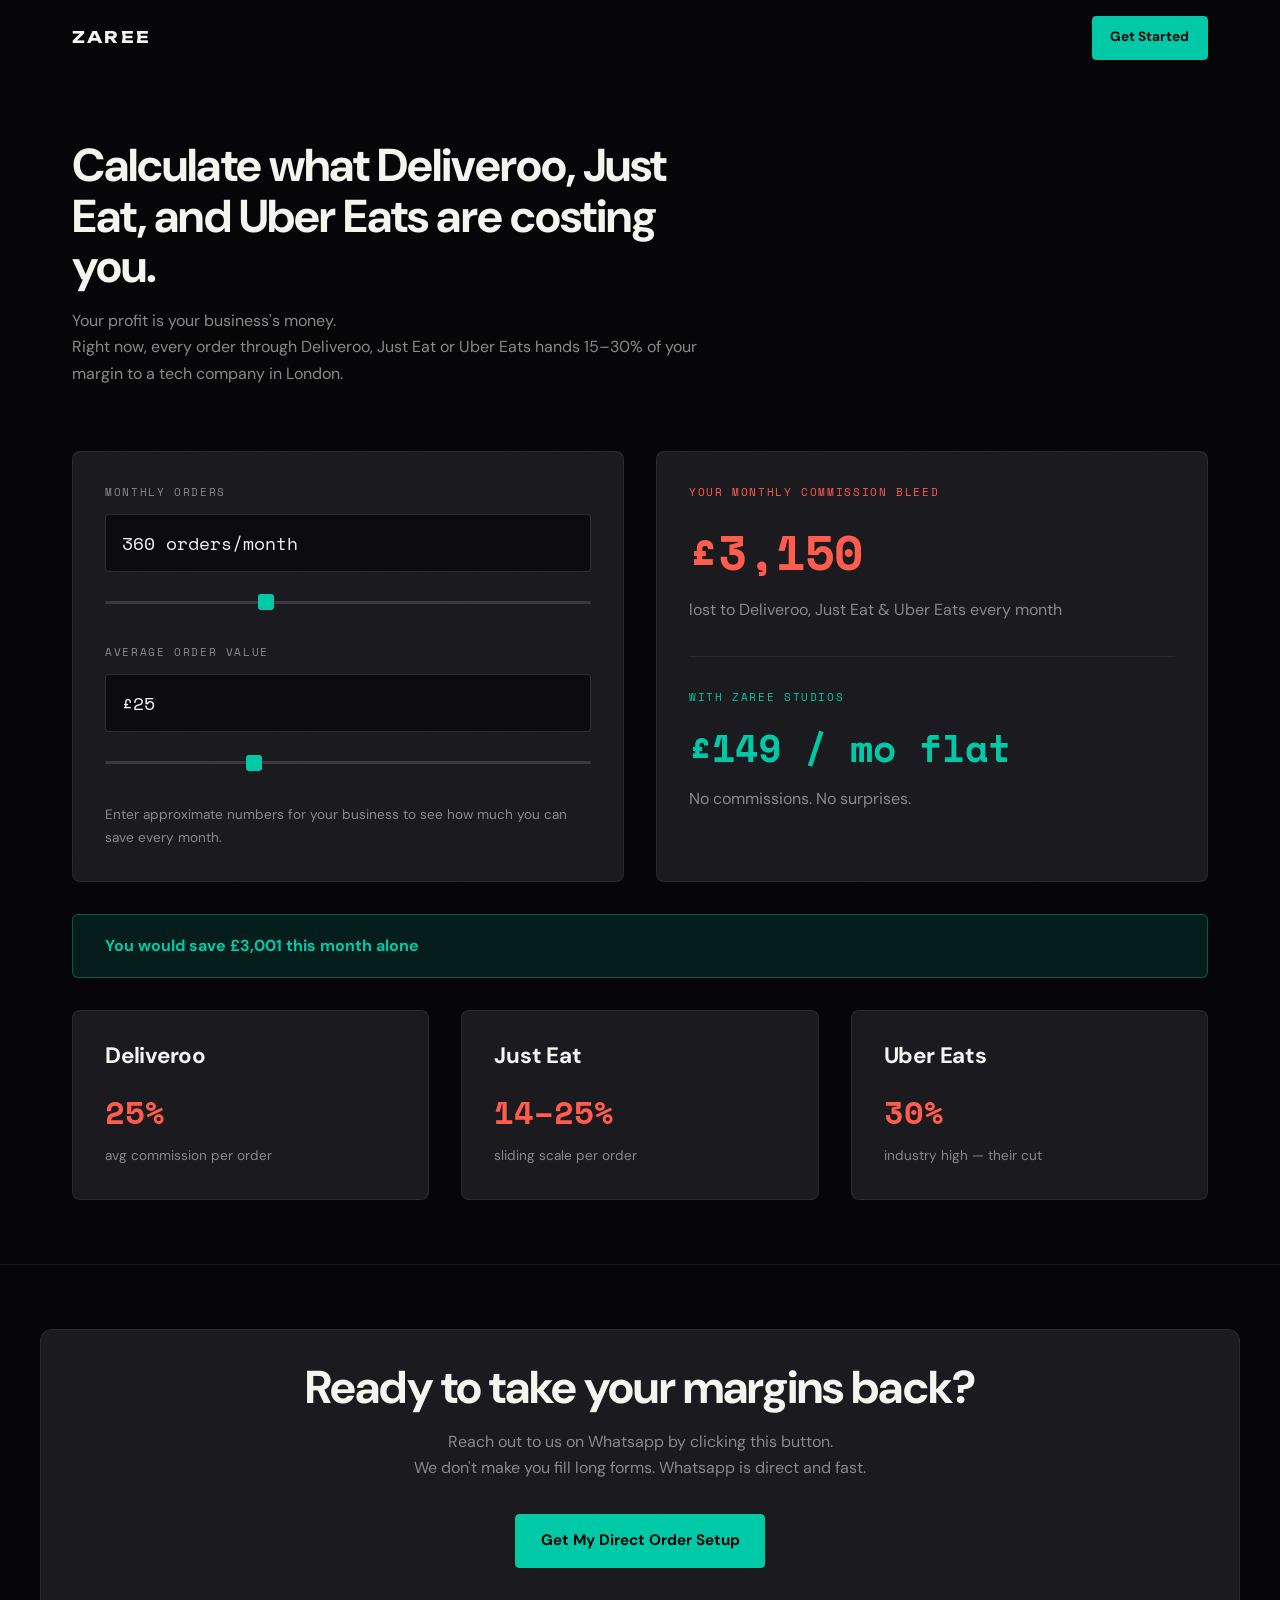
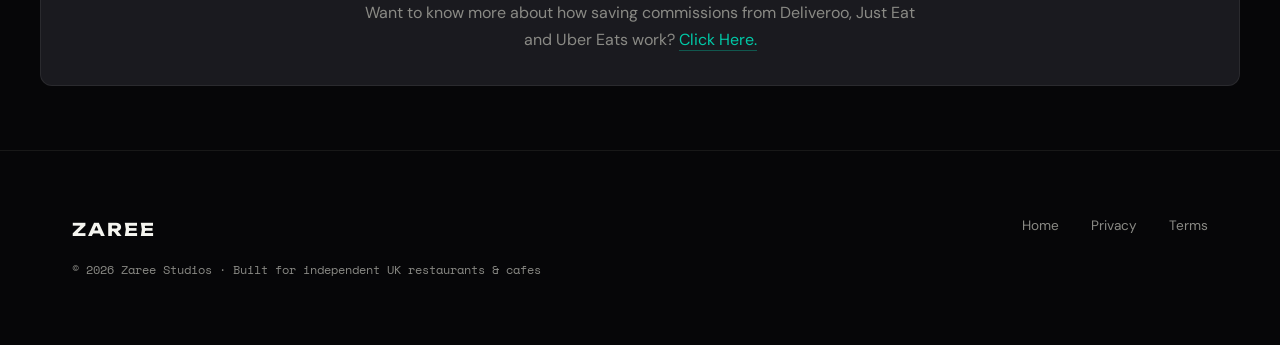
<file: calculator.html>
<!DOCTYPE html>
<html lang="en">
<head>
  <meta charset="UTF-8">
  <meta name="viewport" content="width=device-width, initial-scale=1.0">

  <!-- Primary meta -->
  <title>Commission Savings Calculator — Zaree Studios</title>
  <meta name="description" content="Calculate what Deliveroo, Just Eat, and Uber Eats are really costing your restaurant every month — and what you'd save with a direct ordering site.">

  <!-- Open Graph -->
  <meta property="og:type" content="website">
  <meta property="og:url" content="https://zareestudios.com/calculator">
  <meta property="og:title" content="Commission Savings Calculator — Zaree Studios">
  <meta property="og:description" content="Calculate what Deliveroo, Just Eat, and Uber Eats are really costing your restaurant every month.">
  <meta property="og:site_name" content="Zaree Studios">

  <!-- Canonical -->
  <link rel="canonical" href="https://zareestudios.com/calculator">

  <!-- Twitter Card -->
  <meta name="twitter:card" content="summary_large_image">
  <meta name="twitter:title" content="Commission Savings Calculator — Zaree Studios">
  <meta name="twitter:description" content="Calculate what Deliveroo, Just Eat, and Uber Eats are really costing your restaurant every month.">
  <meta name="twitter:image" content="https://zareestudios.com/assets/images/hero-la-crepe.png">

  <meta property="og:image" content="https://zareestudios.com/assets/images/hero-la-crepe.png">
  <meta property="og:image:width" content="1200">
  <meta property="og:image:height" content="900">
  <meta property="og:locale" content="en_GB">

  <meta name="robots" content="index, follow">
  <meta name="theme-color" content="#060608">

  <!-- Favicons -->
  <link rel="icon" type="image/svg+xml" href="assets/images/favicon.svg">
  <link rel="icon" type="image/x-icon" href="assets/images/favicon.ico">
  <link rel="apple-touch-icon" href="assets/images/apple-touch-icon.png">

  <!-- Fonts: preconnect + async-loaded stylesheet (see index.html for rationale) -->
  <link rel="preconnect" href="https://fonts.googleapis.com">
  <link rel="preconnect" href="https://fonts.gstatic.com" crossorigin>
  <link rel="preload" as="style" href="https://fonts.googleapis.com/css2?family=DM+Sans:ital,wght@0,400;0,500;0,600;0,700;0,900;1,400&family=Unbounded:wght@400;600;700;900&family=Space+Mono:ital,wght@0,400;0,700;1,400&display=swap">
  <link rel="stylesheet" href="https://fonts.googleapis.com/css2?family=DM+Sans:ital,wght@0,400;0,500;0,600;0,700;0,900;1,400&family=Unbounded:wght@400;600;700;900&family=Space+Mono:ital,wght@0,400;0,700;1,400&display=swap" media="print" onload="this.media='all'; this.onload=null;">
  <noscript><link rel="stylesheet" href="https://fonts.googleapis.com/css2?family=DM+Sans:ital,wght@0,400;0,500;0,600;0,700;0,900;1,400&family=Unbounded:wght@400;600;700;900&family=Space+Mono:ital,wght@0,400;0,700;1,400&display=swap"></noscript>

  <link rel="stylesheet" href="assets/css/style.css">

  <script type="application/ld+json">
  {
    "@context": "https://schema.org",
    "@type": "WebPage",
    "name": "Commission Savings Calculator — Zaree Studios",
    "url": "https://zareestudios.com/calculator",
    "description": "Calculate what Deliveroo, Just Eat, and Uber Eats are really costing your restaurant every month, and what a flat-fee direct ordering site would save instead.",
    "isPartOf": {
      "@type": "WebSite",
      "name": "Zaree Studios",
      "url": "https://zareestudios.com/"
    }
  }
  </script>
</head>
<body>

  <!-- ===== NAV ===== -->
  <header class="nav" id="nav">
    <div class="nav__inner">
      <a href="index.html" class="nav__logo" aria-label="Zaree Studios home">ZAREE</a>
      <a href="https://wa.me/923712511007" class="btn--nav-cta" target="_blank" rel="noopener noreferrer">Get Started</a>
    </div>
  </header>

  <main>

    <!-- ===== PROBLEM + CALCULATOR ===== -->
    <section class="problem" aria-labelledby="calc-heading">
      <div class="container">
        <div class="problem__head">
          <h1 id="calc-heading" class="type-section problem__title reveal">
            Calculate what Deliveroo, Just Eat, and Uber Eats are costing you.
          </h1>
          <p class="type-body reveal" data-delay="1">
            Your profit is your business's money.<br>
            Right now, every order through Deliveroo, Just Eat or Uber Eats hands 15–30% of your margin to a tech company in London.
          </p>
        </div>

        <div class="calculator reveal" data-delay="2" data-calculator>
          <div class="calculator__panels">
            <div class="calculator__card">
              <div class="calc-field">
                <span class="type-label calc-field__label">Monthly Orders</span>
                <div class="calc-field__value" data-calc="orders-value">360 orders/month</div>
                <input type="range" class="calc-field__slider" min="50" max="1000" step="10" value="360" data-calc="orders-slider" aria-label="Monthly orders">
              </div>
              <div class="calc-field">
                <span class="type-label calc-field__label">Average Order Value</span>
                <div class="calc-field__value" data-calc="aov-value">£25</div>
                <input type="range" class="calc-field__slider" min="10" max="60" step="1" value="25" data-calc="aov-slider" aria-label="Average order value">
              </div>
              <p class="calculator__note">Enter approximate numbers for your business to see how much you can save every month.</p>
            </div>

            <div class="calculator__card">
              <p class="type-label calculator__result-label">Your Monthly Commission Bleed</p>
              <p class="type-figure calculator__result-figure" data-calc="bleed-figure">£3,150</p>
              <p class="calculator__result-sub">lost to Deliveroo, Just Eat &amp; Uber Eats every month</p>

              <hr class="calculator__divider">

              <p class="type-label calculator__zaree-label">With Zaree Studios</p>
              <p class="type-figure calculator__zaree-figure">£149 / mo flat</p>
              <p class="calculator__zaree-sub">No commissions. No surprises.</p>
            </div>
          </div>

          <p class="calculator__savings-banner" data-calc="savings-banner">You would save £3,001 this month alone</p>
        </div>

        <div class="commission-grid reveal" data-delay="3">
          <div class="commission-card">
            <p class="type-card commission-card__name">Deliveroo</p>
            <p class="type-figure commission-card__figure">25%</p>
            <p class="commission-card__note">avg commission per order</p>
          </div>
          <div class="commission-card">
            <p class="type-card commission-card__name">Just Eat</p>
            <p class="type-figure commission-card__figure">14–25%</p>
            <p class="commission-card__note">sliding scale per order</p>
          </div>
          <div class="commission-card">
            <p class="type-card commission-card__name">Uber Eats</p>
            <p class="type-figure commission-card__figure">30%</p>
            <p class="commission-card__note">industry high — their cut</p>
          </div>
        </div>
      </div>
    </section>

    <!-- ===== FINAL CTA ===== -->
    <section class="final-cta" aria-labelledby="final-cta-heading">
      <div class="final-cta__box reveal">
        <h2 id="final-cta-heading" class="type-section final-cta__title">Ready to take your margins back?</h2>
        <p class="final-cta__sub">
          Reach out to us on Whatsapp by clicking this button.<br>
          We don't make you fill long forms. Whatsapp is direct and fast.
        </p>
        <a href="https://wa.me/923712511007" class="btn--cta" target="_blank" rel="noopener noreferrer">Get My Direct Order Setup</a>

        <p class="final-cta__note">Want to know more about how saving commissions from Deliveroo, Just Eat and Uber Eats work? <a href="index.html">Click Here.</a></p>
      </div>
    </section>

  </main>

  <!-- ===== FOOTER ===== -->
  <footer class="footer">
    <div class="footer__inner">
      <div class="footer__brand">
        <a href="index.html" class="footer__logo" aria-label="Zaree Studios home">ZAREE</a>
        <p class="footer__copy">© 2026 Zaree Studios · Built for independent UK restaurants &amp; cafes</p>
      </div>

      <nav class="footer__col-links" aria-label="Footer navigation">
        <a href="index.html" class="footer__link">Home</a>
        <a href="privacy.html" class="footer__link">Privacy</a>
        <a href="terms.html" class="footer__link">Terms</a>
      </nav>
    </div>
  </footer>

  <script src="assets/js/main.js" defer></script>

</body>
</html>
</file>
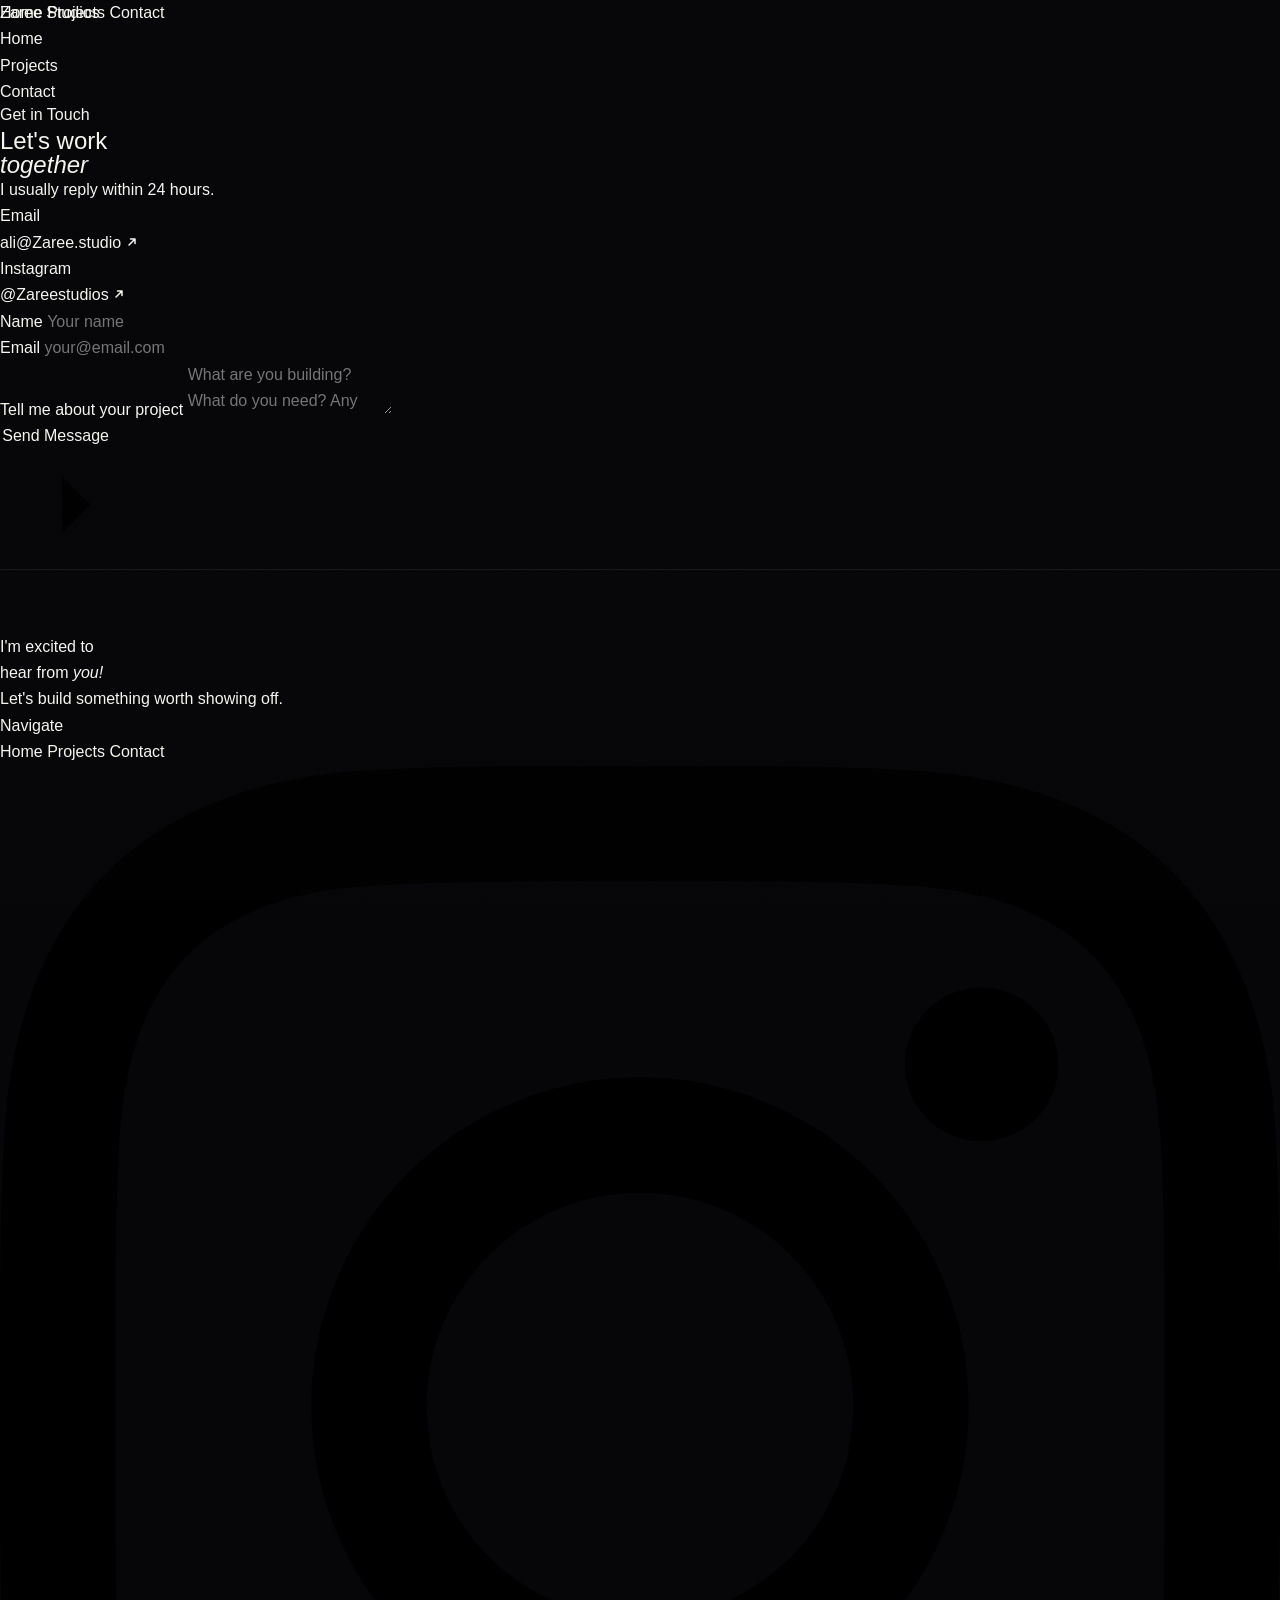
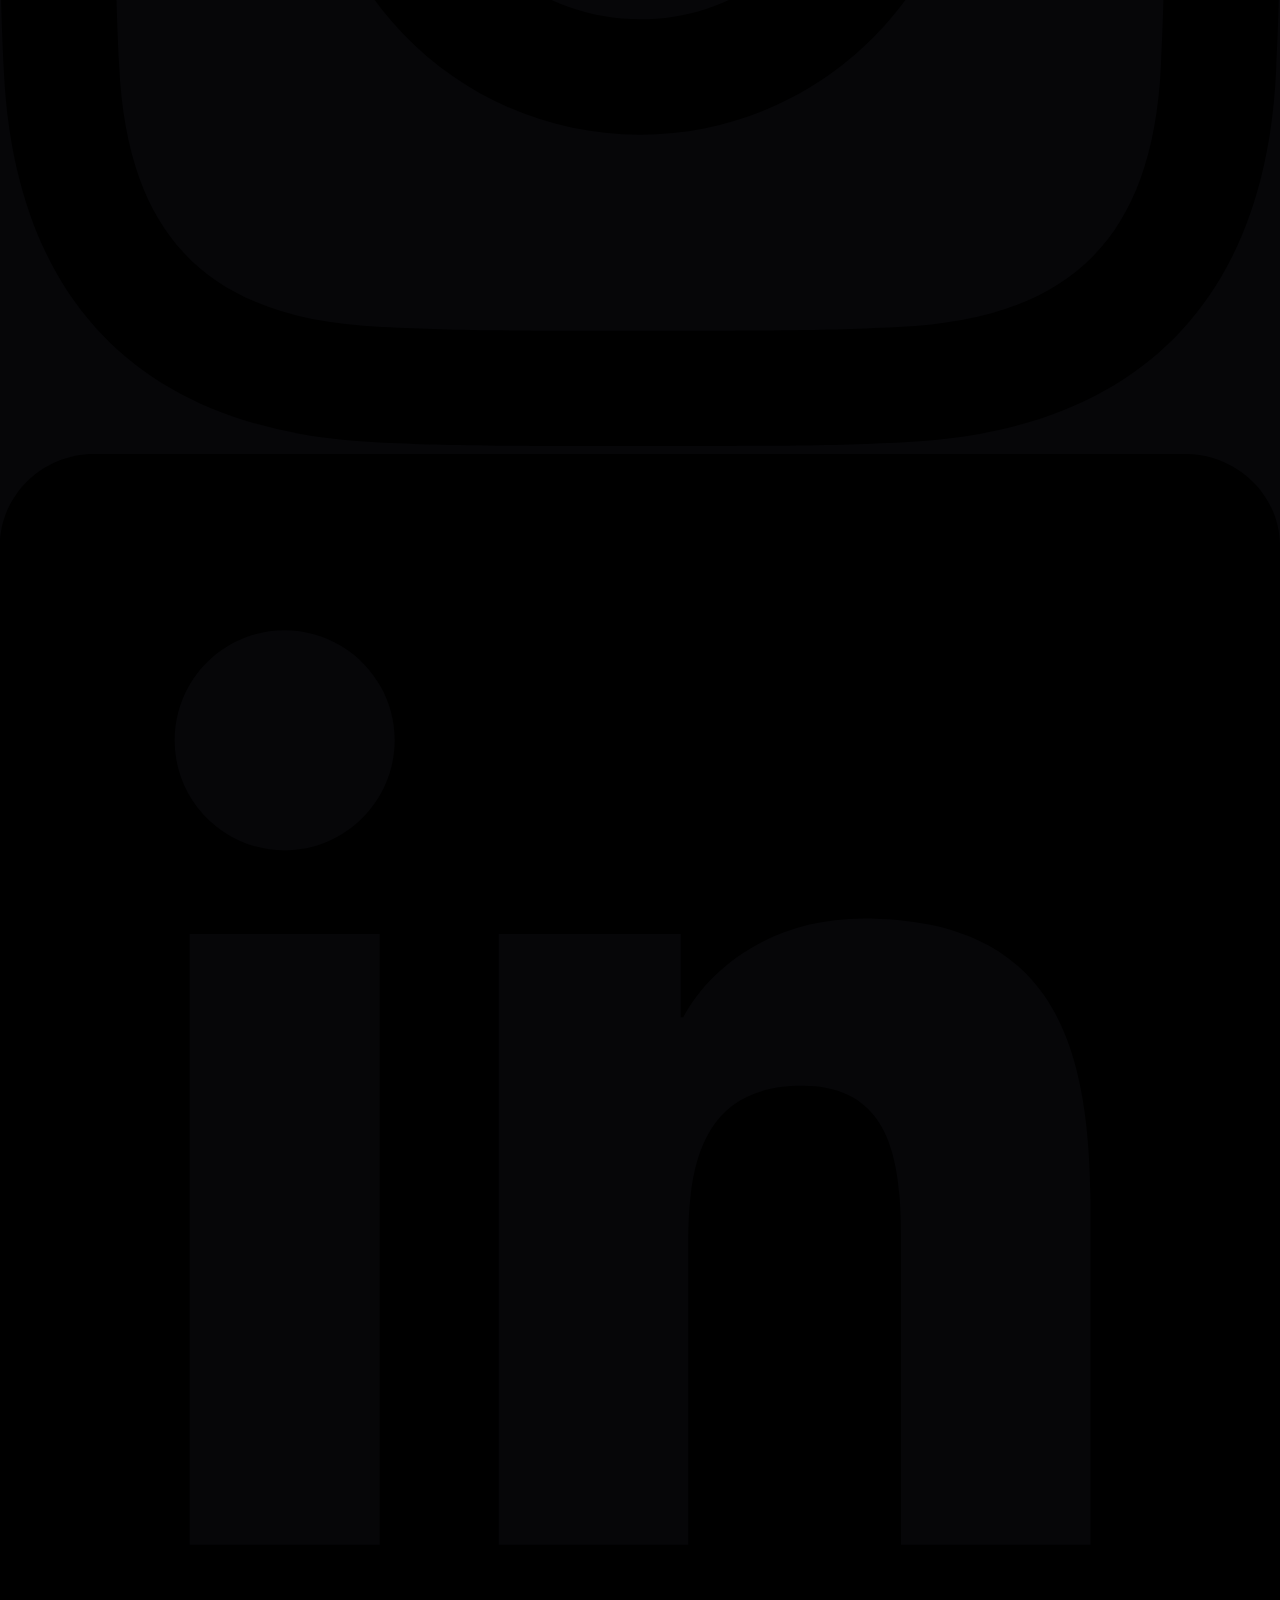
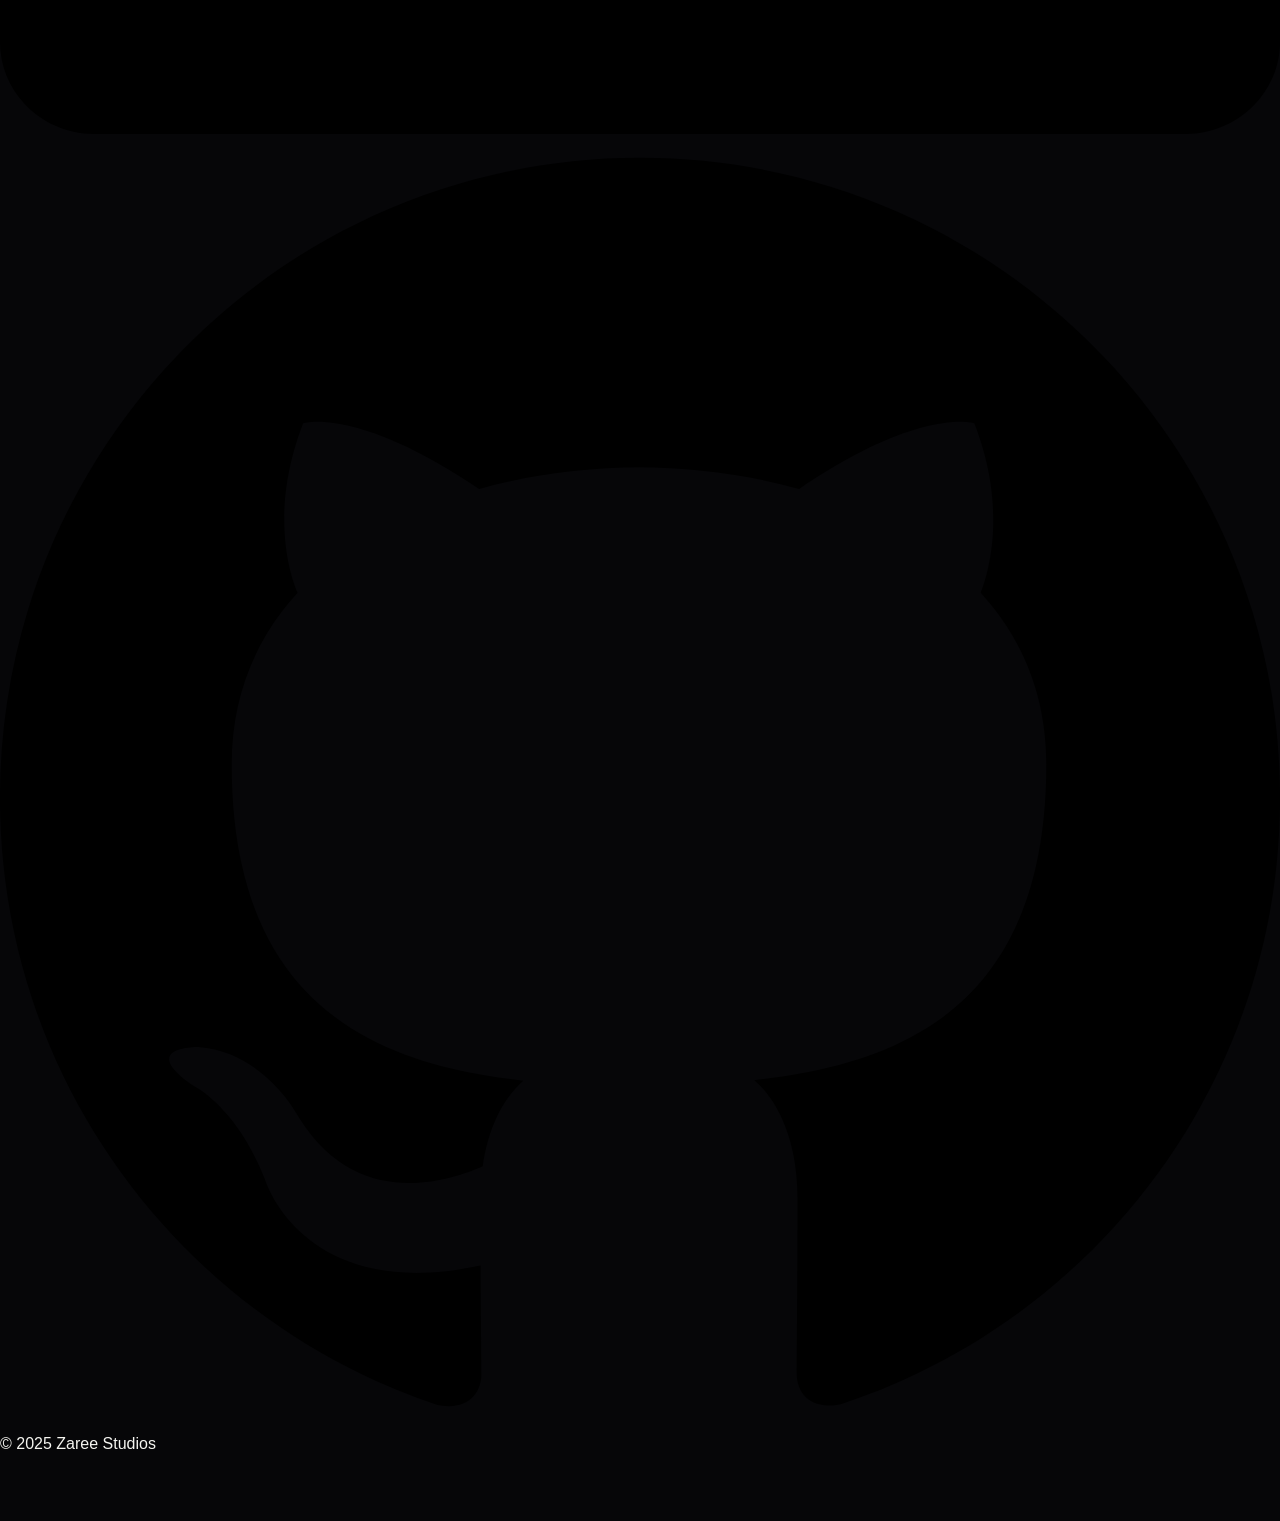
<file: contact.html>
<!DOCTYPE html>
<html lang="en">
<head>
  <meta charset="UTF-8" />
  <meta name="viewport" content="width=device-width, initial-scale=1.0" />
  <title>Contact — Zaree Studios</title>
  <meta name="description" content="Get in touch with Ali Haider at Zaree Studios to start your web design or development project." />

  <!-- Fonts -->
  <link rel="preconnect" href="https://fonts.googleapis.com" />
  <link rel="preconnect" href="https://fonts.gstatic.com" crossorigin />
  <link href="https://fonts.googleapis.com/css2?family=Cormorant+Garamond:ital,wght@1,600&family=Plus+Jakarta+Sans:wght@400;500;700&display=swap" rel="stylesheet" />

  <link rel="stylesheet" href="assets/css/style.css" />
</head>
<body>

  <!-- Scroll Progress Line -->
  <div id="scroll-progress" aria-hidden="true"></div>

  <!-- ===== NAV ===== -->
  <header>
    <nav class="nav" role="navigation" aria-label="Main navigation">
      <a href="index.html" class="nav-logo">
        <span>Zaree</span> Studios
      </a>

      <!-- Desktop links -->
      <ul class="nav-links" role="list">
        <li><a href="index.html">Home</a></li>
        <li><a href="projects.html">Projects</a></li>
        <li><a href="contact.html" aria-current="page">Contact</a></li>
      </ul>

      <!-- Mobile hamburger -->
      <button class="nav-hamburger" aria-label="Toggle menu" aria-expanded="false" aria-controls="mobile-menu">
        <span></span>
        <span></span>
        <span></span>
      </button>
    </nav>

    <!-- Mobile menu -->
    <nav class="nav-mobile" id="mobile-menu" aria-label="Mobile navigation">
      <a href="index.html">Home</a>
      <a href="projects.html">Projects</a>
      <a href="contact.html" aria-current="page">Contact</a>
    </nav>
  </header>

  <main>

    <!-- ===== CONTACT ===== -->
    <section class="contact-main" aria-labelledby="contact-heading">
      <div class="contact-inner">

        <!-- Left: heading + info -->
        <div class="contact-left">
          <p class="section-label">Get in Touch</p>
          <h1 id="contact-heading" class="contact-heading">
            Let's work<br><em>together</em>
          </h1>
          <p class="contact-reply-note">I usually reply within 24 hours.</p>

          <div class="contact-details">
            <div>
              <p class="contact-detail-label">Email</p>
              <a href="mailto:ali@Zaree.studio" class="contact-detail-link">
                ali@Zaree.studio
                <svg width="12" height="12" viewBox="0 0 16 16" fill="none" stroke="currentColor" stroke-width="2" stroke-linecap="round" stroke-linejoin="round" aria-hidden="true">
                  <path d="M4 12L12 4M12 4H6M12 4v6"/>
                </svg>
              </a>
            </div>
            <div>
              <p class="contact-detail-label">Instagram</p>
              <a href="https://instagram.com/Zareestudios" target="_blank" rel="noopener noreferrer" class="contact-detail-link">
                @Zareestudios
                <svg width="12" height="12" viewBox="0 0 16 16" fill="none" stroke="currentColor" stroke-width="2" stroke-linecap="round" stroke-linejoin="round" aria-hidden="true">
                  <path d="M4 12L12 4M12 4H6M12 4v6"/>
                </svg>
              </a>
            </div>
          </div>
        </div>

        <!-- Right: form -->
        <div class="contact-form-wrap">
          <form
            class="contact-form"
            action="https://formspree.io/f/YOUR_ID"
            method="POST"
            novalidate
            aria-label="Contact form"
          >

            <div class="form-row">
              <div class="form-field">
                <label for="contact-name">Name</label>
                <input
                  type="text"
                  id="contact-name"
                  name="name"
                  placeholder="Your name"
                  required
                  autocomplete="name"
                />
              </div>

              <div class="form-field">
                <label for="contact-email">Email</label>
                <input
                  type="email"
                  id="contact-email"
                  name="email"
                  placeholder="your@email.com"
                  required
                  autocomplete="email"
                />
              </div>
            </div>

            <div class="form-field">
              <label for="contact-message">Tell me about your project</label>
              <textarea
                id="contact-message"
                name="message"
                placeholder="What are you building? What do you need? Any details help."
                required
              ></textarea>
            </div>

            <div class="form-submit-row">
              <p class="form-status" aria-live="polite"></p>
              <button type="submit" class="btn-submit">
                Send Message
                <svg viewBox="0 0 16 16" aria-hidden="true">
                  <path d="M3 8h10M9 4l4 4-4 4"/>
                </svg>
              </button>
            </div>

          </form>
        </div>

      </div>
    </section>

  </main>

  <!-- ===== FOOTER ===== -->
  <footer class="footer">
    <div class="footer-top">
      <div>
        <p class="footer-cta-line">I'm excited to<br>hear from <em>you!</em></p>
        <p class="footer-cta-sub">Let's build something worth showing off.</p>
      </div>

      <nav class="footer-nav" aria-label="Footer navigation">
        <p class="footer-nav-label">Navigate</p>
        <a href="index.html">Home</a>
        <a href="projects.html">Projects</a>
        <a href="contact.html">Contact</a>
      </nav>
    </div>

    <div class="footer-bottom">
      <div class="footer-socials">
        <a href="#" aria-label="Instagram">
          <svg viewBox="0 0 24 24" aria-hidden="true">
            <path d="M12 2.163c3.204 0 3.584.012 4.85.07 3.252.148 4.771 1.691 4.919 4.919.058 1.265.069 1.645.069 4.849 0 3.205-.012 3.584-.069 4.849-.149 3.225-1.664 4.771-4.919 4.919-1.266.058-1.644.07-4.85.07-3.204 0-3.584-.012-4.849-.07-3.26-.149-4.771-1.699-4.919-4.92-.058-1.265-.07-1.644-.07-4.849 0-3.204.013-3.583.07-4.849.149-3.227 1.664-4.771 4.919-4.919 1.266-.057 1.645-.069 4.849-.069zm0-2.163c-3.259 0-3.667.014-4.947.072-4.358.2-6.78 2.618-6.98 6.98-.059 1.281-.073 1.689-.073 4.948 0 3.259.014 3.668.072 4.948.2 4.358 2.618 6.78 6.98 6.98 1.281.058 1.689.072 4.948.072 3.259 0 3.668-.014 4.948-.072 4.354-.2 6.782-2.618 6.979-6.98.059-1.28.073-1.689.073-4.948 0-3.259-.014-3.667-.072-4.947-.196-4.354-2.617-6.78-6.979-6.98-1.281-.059-1.69-.073-4.949-.073zm0 5.838c-3.403 0-6.162 2.759-6.162 6.162s2.759 6.163 6.162 6.163 6.162-2.759 6.162-6.163c0-3.403-2.759-6.162-6.162-6.162zm0 10.162c-2.209 0-4-1.79-4-4 0-2.209 1.791-4 4-4s4 1.791 4 4c0 2.21-1.791 4-4 4zm6.406-11.845c-.796 0-1.441.645-1.441 1.44s.645 1.44 1.441 1.44c.795 0 1.439-.645 1.439-1.44s-.644-1.44-1.439-1.44z"/>
          </svg>
        </a>
        <a href="#" aria-label="LinkedIn">
          <svg viewBox="0 0 24 24" aria-hidden="true">
            <path d="M20.447 20.452h-3.554v-5.569c0-1.328-.027-3.037-1.852-3.037-1.853 0-2.136 1.445-2.136 2.939v5.667H9.351V9h3.414v1.561h.046c.477-.9 1.637-1.85 3.37-1.85 3.601 0 4.267 2.37 4.267 5.455v6.286zM5.337 7.433c-1.144 0-2.063-.926-2.063-2.065 0-1.138.92-2.063 2.063-2.063 1.14 0 2.064.925 2.064 2.063 0 1.139-.925 2.065-2.064 2.065zm1.782 13.019H3.555V9h3.564v11.452zM22.225 0H1.771C.792 0 0 .774 0 1.729v20.542C0 23.227.792 24 1.771 24h20.451C23.2 24 24 23.227 24 22.271V1.729C24 .774 23.2 0 22.222 0h.003z"/>
          </svg>
        </a>
        <a href="#" aria-label="GitHub">
          <svg viewBox="0 0 24 24" aria-hidden="true">
            <path d="M12 .297c-6.63 0-12 5.373-12 12 0 5.303 3.438 9.8 8.205 11.385.6.113.82-.258.82-.577 0-.285-.01-1.04-.015-2.04-3.338.724-4.042-1.61-4.042-1.61C4.422 18.07 3.633 17.7 3.633 17.7c-1.087-.744.084-.729.084-.729 1.205.084 1.838 1.236 1.838 1.236 1.07 1.835 2.809 1.305 3.495.998.108-.776.417-1.305.76-1.605-2.665-.3-5.466-1.332-5.466-5.93 0-1.31.465-2.38 1.235-3.22-.135-.303-.54-1.523.105-3.176 0 0 1.005-.322 3.3 1.23.96-.267 1.98-.399 3-.405 1.02.006 2.04.138 3 .405 2.28-1.552 3.285-1.23 3.285-1.23.645 1.653.24 2.873.12 3.176.765.84 1.23 1.91 1.23 3.22 0 4.61-2.805 5.625-5.475 5.92.42.36.81 1.096.81 2.22 0 1.606-.015 2.896-.015 3.286 0 .315.21.69.825.57C20.565 22.092 24 17.592 24 12.297c0-6.627-5.373-12-12-12"/>
          </svg>
        </a>
      </div>
      <p class="footer-copy">© 2025 Zaree Studios</p>
    </div>
  </footer>

  <script src="assets/js/main.js" defer></script>
</body>
</html>
</file>
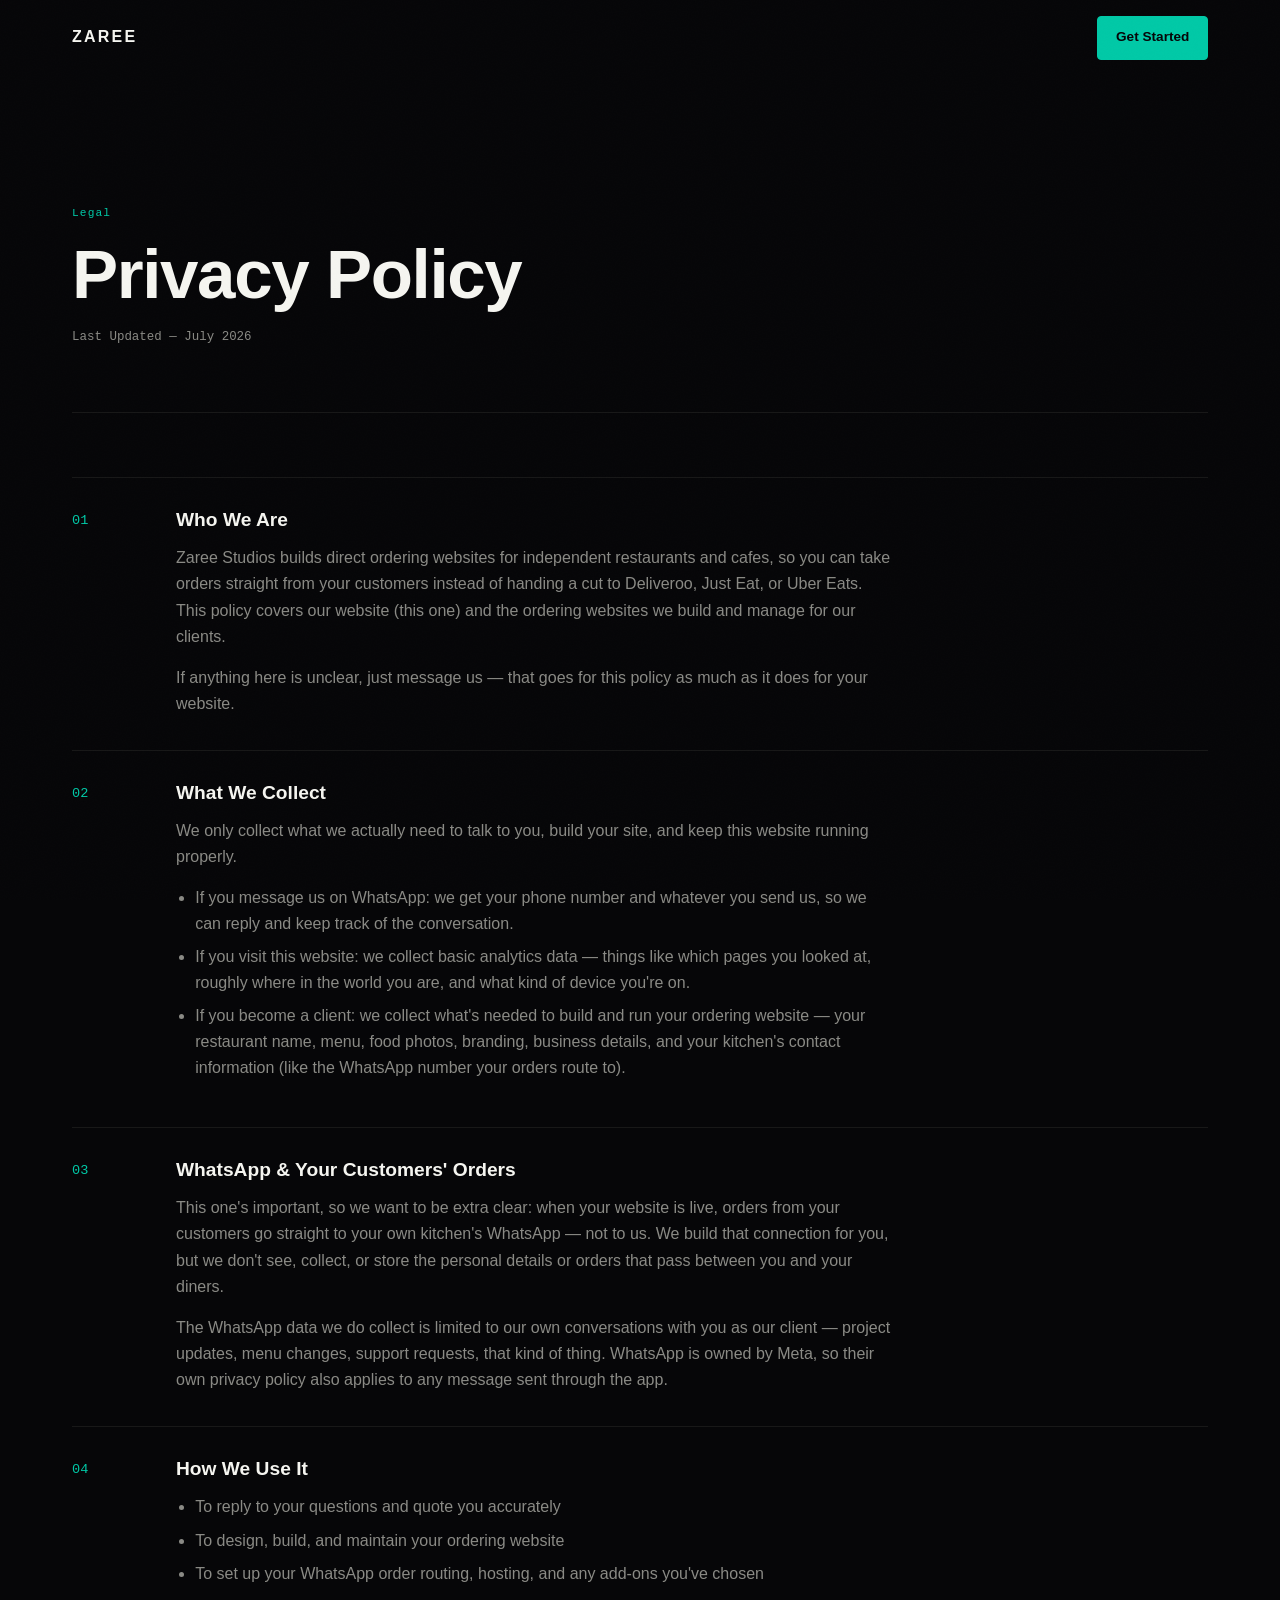
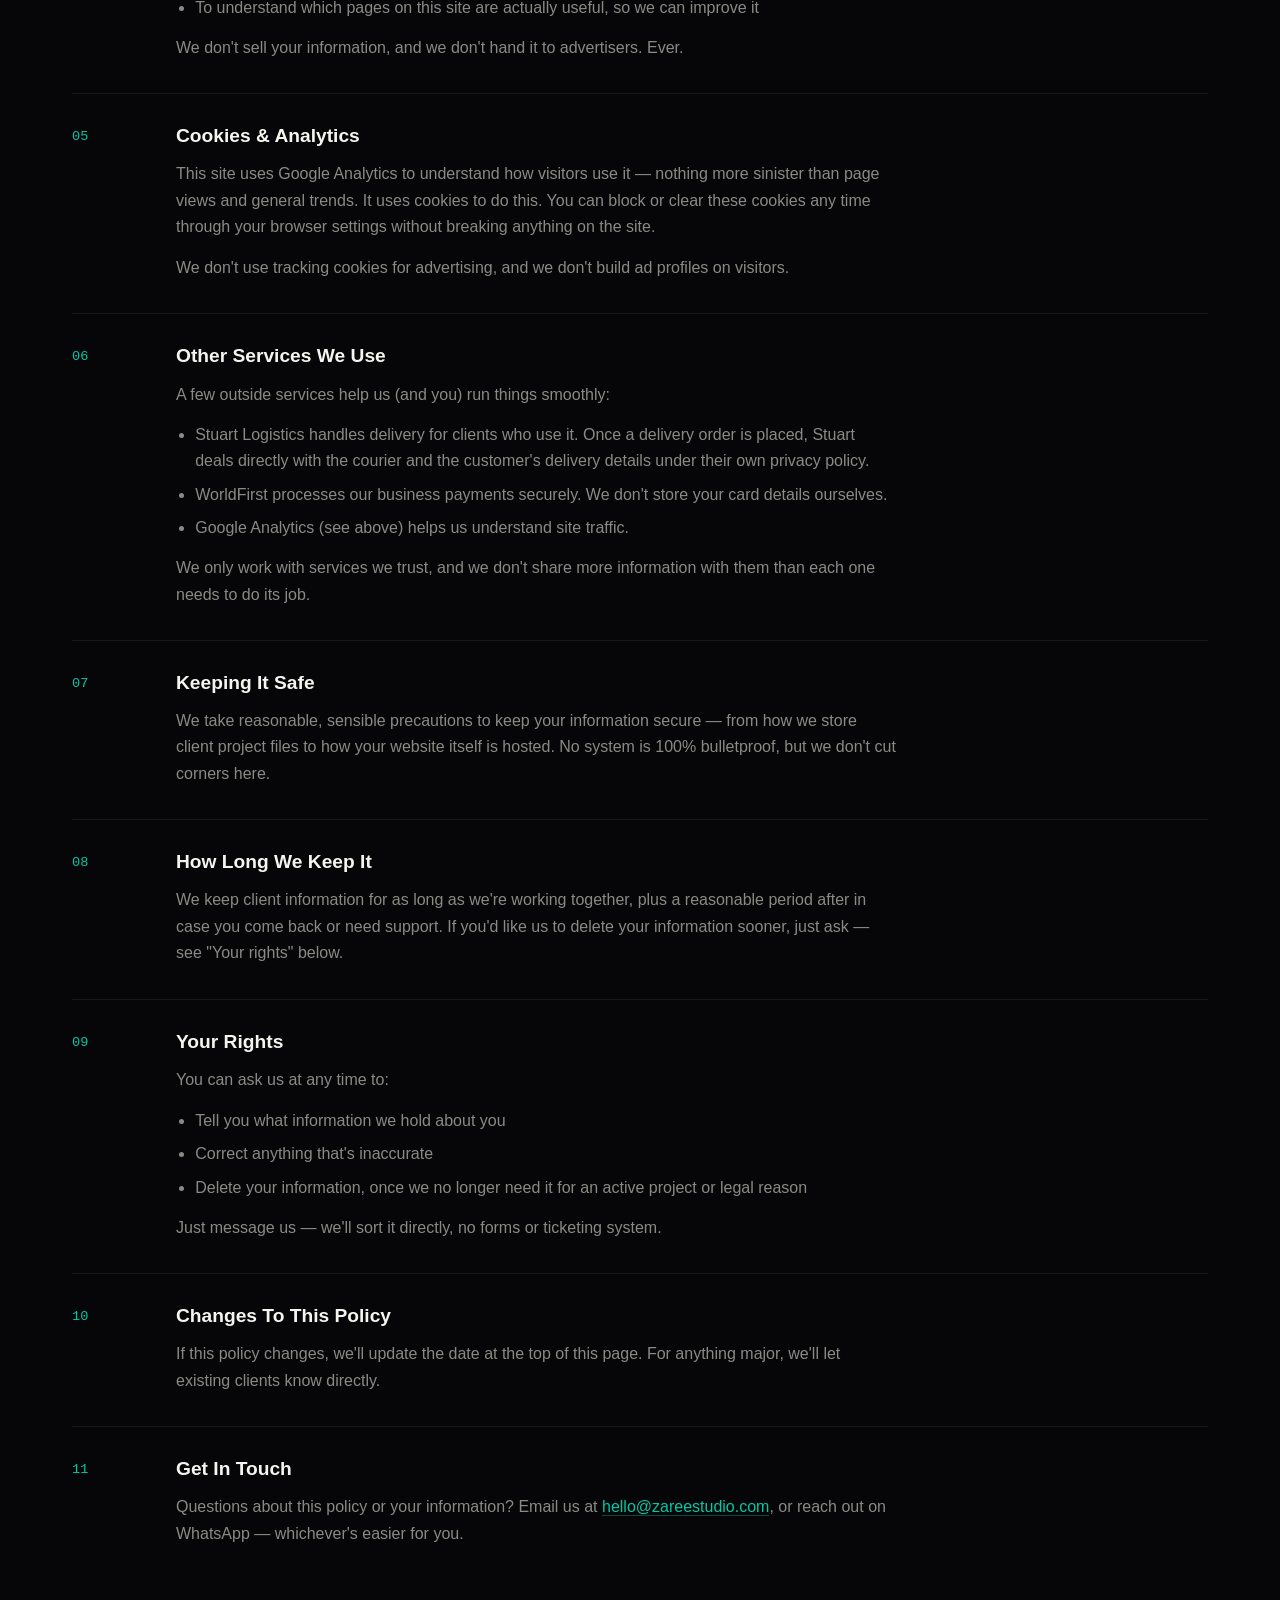
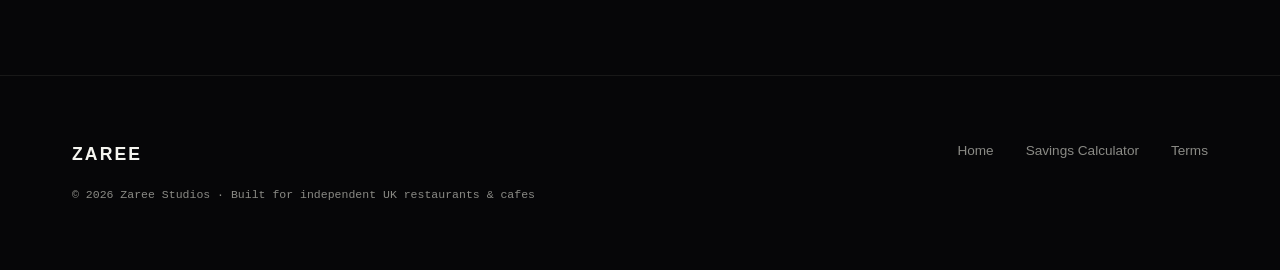
<file: privacy.html>
<!DOCTYPE html>
<html lang="en">
<head>
  <meta charset="UTF-8">
  <meta name="viewport" content="width=device-width, initial-scale=1.0">
  <meta name="description" content="Zaree Studios Privacy Policy — what we collect, how we use it, and your rights.">
  <title>Privacy Policy — Zaree Studios</title>

  <link rel="icon" type="image/svg+xml" href="assets/images/favicon.svg">
  <link rel="icon" type="image/x-icon" href="assets/images/favicon.ico">
  <link rel="apple-touch-icon" href="assets/images/apple-touch-icon.png">

  <link rel="stylesheet" href="assets/css/style.css">
</head>
<body>

  <!-- ===== NAV ===== -->
  <header class="nav" id="nav">
    <div class="nav__inner">
      <a href="index.html" class="nav__logo" aria-label="Zaree Studios home">ZAREE</a>
      <a href="https://wa.me/44XXXXXXXXXX" class="btn--nav-cta" target="_blank" rel="noopener noreferrer">Get Started</a>
    </div>
  </header>

  <main>
    <div class="container">

      <!-- ===== LEGAL HEADER ===== -->
      <header class="legal-header">
        <p class="eyebrow reveal">Legal</p>
        <h1 class="type-hero legal-header__title reveal" data-delay="1">Privacy Policy</h1>
        <p class="legal-header__updated reveal" data-delay="2">Last Updated — July 2026</p>
      </header>

      <!-- ===== SECTIONS ===== -->
      <article>

        <div class="legal-section reveal" id="who-we-are">
          <p class="legal-section__number">01</p>
          <div>
            <h2 class="legal-section__title">Who We Are</h2>
            <div class="legal-section__body">
              <p>Zaree Studios builds direct ordering websites for independent restaurants and cafes, so you can take orders straight from your customers instead of handing a cut to Deliveroo, Just Eat, or Uber Eats. This policy covers our website (this one) and the ordering websites we build and manage for our clients.</p>
              <p>If anything here is unclear, just message us — that goes for this policy as much as it does for your website.</p>
            </div>
          </div>
        </div>

        <div class="legal-section reveal" id="what-we-collect">
          <p class="legal-section__number">02</p>
          <div>
            <h2 class="legal-section__title">What We Collect</h2>
            <div class="legal-section__body">
              <p>We only collect what we actually need to talk to you, build your site, and keep this website running properly.</p>
              <ul class="legal-section__list">
                <li>If you message us on WhatsApp: we get your phone number and whatever you send us, so we can reply and keep track of the conversation.</li>
                <li>If you visit this website: we collect basic analytics data — things like which pages you looked at, roughly where in the world you are, and what kind of device you're on.</li>
                <li>If you become a client: we collect what's needed to build and run your ordering website — your restaurant name, menu, food photos, branding, business details, and your kitchen's contact information (like the WhatsApp number your orders route to).</li>
              </ul>
            </div>
          </div>
        </div>

        <div class="legal-section reveal" id="whatsapp-orders">
          <p class="legal-section__number">03</p>
          <div>
            <h2 class="legal-section__title">WhatsApp &amp; Your Customers' Orders</h2>
            <div class="legal-section__body">
              <p>This one's important, so we want to be extra clear: when your website is live, orders from your customers go straight to your own kitchen's WhatsApp — not to us. We build that connection for you, but we don't see, collect, or store the personal details or orders that pass between you and your diners.</p>
              <p>The WhatsApp data we do collect is limited to our own conversations with you as our client — project updates, menu changes, support requests, that kind of thing. WhatsApp is owned by Meta, so their own privacy policy also applies to any message sent through the app.</p>
            </div>
          </div>
        </div>

        <div class="legal-section reveal" id="how-we-use">
          <p class="legal-section__number">04</p>
          <div>
            <h2 class="legal-section__title">How We Use It</h2>
            <div class="legal-section__body">
              <ul class="legal-section__list">
                <li>To reply to your questions and quote you accurately</li>
                <li>To design, build, and maintain your ordering website</li>
                <li>To set up your WhatsApp order routing, hosting, and any add-ons you've chosen</li>
                <li>To understand which pages on this site are actually useful, so we can improve it</li>
              </ul>
              <p>We don't sell your information, and we don't hand it to advertisers. Ever.</p>
            </div>
          </div>
        </div>

        <div class="legal-section reveal" id="cookies">
          <p class="legal-section__number">05</p>
          <div>
            <h2 class="legal-section__title">Cookies &amp; Analytics</h2>
            <div class="legal-section__body">
              <p>This site uses Google Analytics to understand how visitors use it — nothing more sinister than page views and general trends. It uses cookies to do this. You can block or clear these cookies any time through your browser settings without breaking anything on the site.</p>
              <p>We don't use tracking cookies for advertising, and we don't build ad profiles on visitors.</p>
            </div>
          </div>
        </div>

        <div class="legal-section reveal" id="other-services">
          <p class="legal-section__number">06</p>
          <div>
            <h2 class="legal-section__title">Other Services We Use</h2>
            <div class="legal-section__body">
              <p>A few outside services help us (and you) run things smoothly:</p>
              <ul class="legal-section__list">
                <li>Stuart Logistics handles delivery for clients who use it. Once a delivery order is placed, Stuart deals directly with the courier and the customer's delivery details under their own privacy policy.</li>
                <li>WorldFirst processes our business payments securely. We don't store your card details ourselves.</li>
                <li>Google Analytics (see above) helps us understand site traffic.</li>
              </ul>
              <p>We only work with services we trust, and we don't share more information with them than each one needs to do its job.</p>
            </div>
          </div>
        </div>

        <div class="legal-section reveal" id="keeping-it-safe">
          <p class="legal-section__number">07</p>
          <div>
            <h2 class="legal-section__title">Keeping It Safe</h2>
            <div class="legal-section__body">
              <p>We take reasonable, sensible precautions to keep your information secure — from how we store client project files to how your website itself is hosted. No system is 100% bulletproof, but we don't cut corners here.</p>
            </div>
          </div>
        </div>

        <div class="legal-section reveal" id="how-long">
          <p class="legal-section__number">08</p>
          <div>
            <h2 class="legal-section__title">How Long We Keep It</h2>
            <div class="legal-section__body">
              <p>We keep client information for as long as we're working together, plus a reasonable period after in case you come back or need support. If you'd like us to delete your information sooner, just ask — see "Your rights" below.</p>
            </div>
          </div>
        </div>

        <div class="legal-section reveal" id="your-rights">
          <p class="legal-section__number">09</p>
          <div>
            <h2 class="legal-section__title">Your Rights</h2>
            <div class="legal-section__body">
              <p>You can ask us at any time to:</p>
              <ul class="legal-section__list">
                <li>Tell you what information we hold about you</li>
                <li>Correct anything that's inaccurate</li>
                <li>Delete your information, once we no longer need it for an active project or legal reason</li>
              </ul>
              <p>Just message us — we'll sort it directly, no forms or ticketing system.</p>
            </div>
          </div>
        </div>

        <div class="legal-section reveal" id="changes">
          <p class="legal-section__number">10</p>
          <div>
            <h2 class="legal-section__title">Changes To This Policy</h2>
            <div class="legal-section__body">
              <p>If this policy changes, we'll update the date at the top of this page. For anything major, we'll let existing clients know directly.</p>
            </div>
          </div>
        </div>

        <div class="legal-section reveal" id="get-in-touch">
          <p class="legal-section__number">11</p>
          <div>
            <h2 class="legal-section__title">Get In Touch</h2>
            <div class="legal-section__body">
              <p>Questions about this policy or your information? Email us at <a href="mailto:hello@zareestudio.com">hello@zareestudio.com</a>, or reach out on WhatsApp — whichever's easier for you.</p>
            </div>
          </div>
        </div>

      </article>

    </div>
  </main>

  <!-- ===== FOOTER ===== -->
  <footer class="footer">
    <div class="footer__inner">
      <div class="footer__brand">
        <a href="index.html" class="footer__logo" aria-label="Zaree Studios home">ZAREE</a>
        <p class="footer__copy">© 2026 Zaree Studios · Built for independent UK restaurants &amp; cafes</p>
      </div>

      <nav class="footer__col-links" aria-label="Footer navigation">
        <a href="index.html" class="footer__link">Home</a>
        <a href="calculator.html" class="footer__link">Savings Calculator</a>
        <a href="terms.html" class="footer__link">Terms</a>
      </nav>
    </div>
  </footer>

  <script src="assets/js/main.js" defer></script>

</body>
</html>
</file>
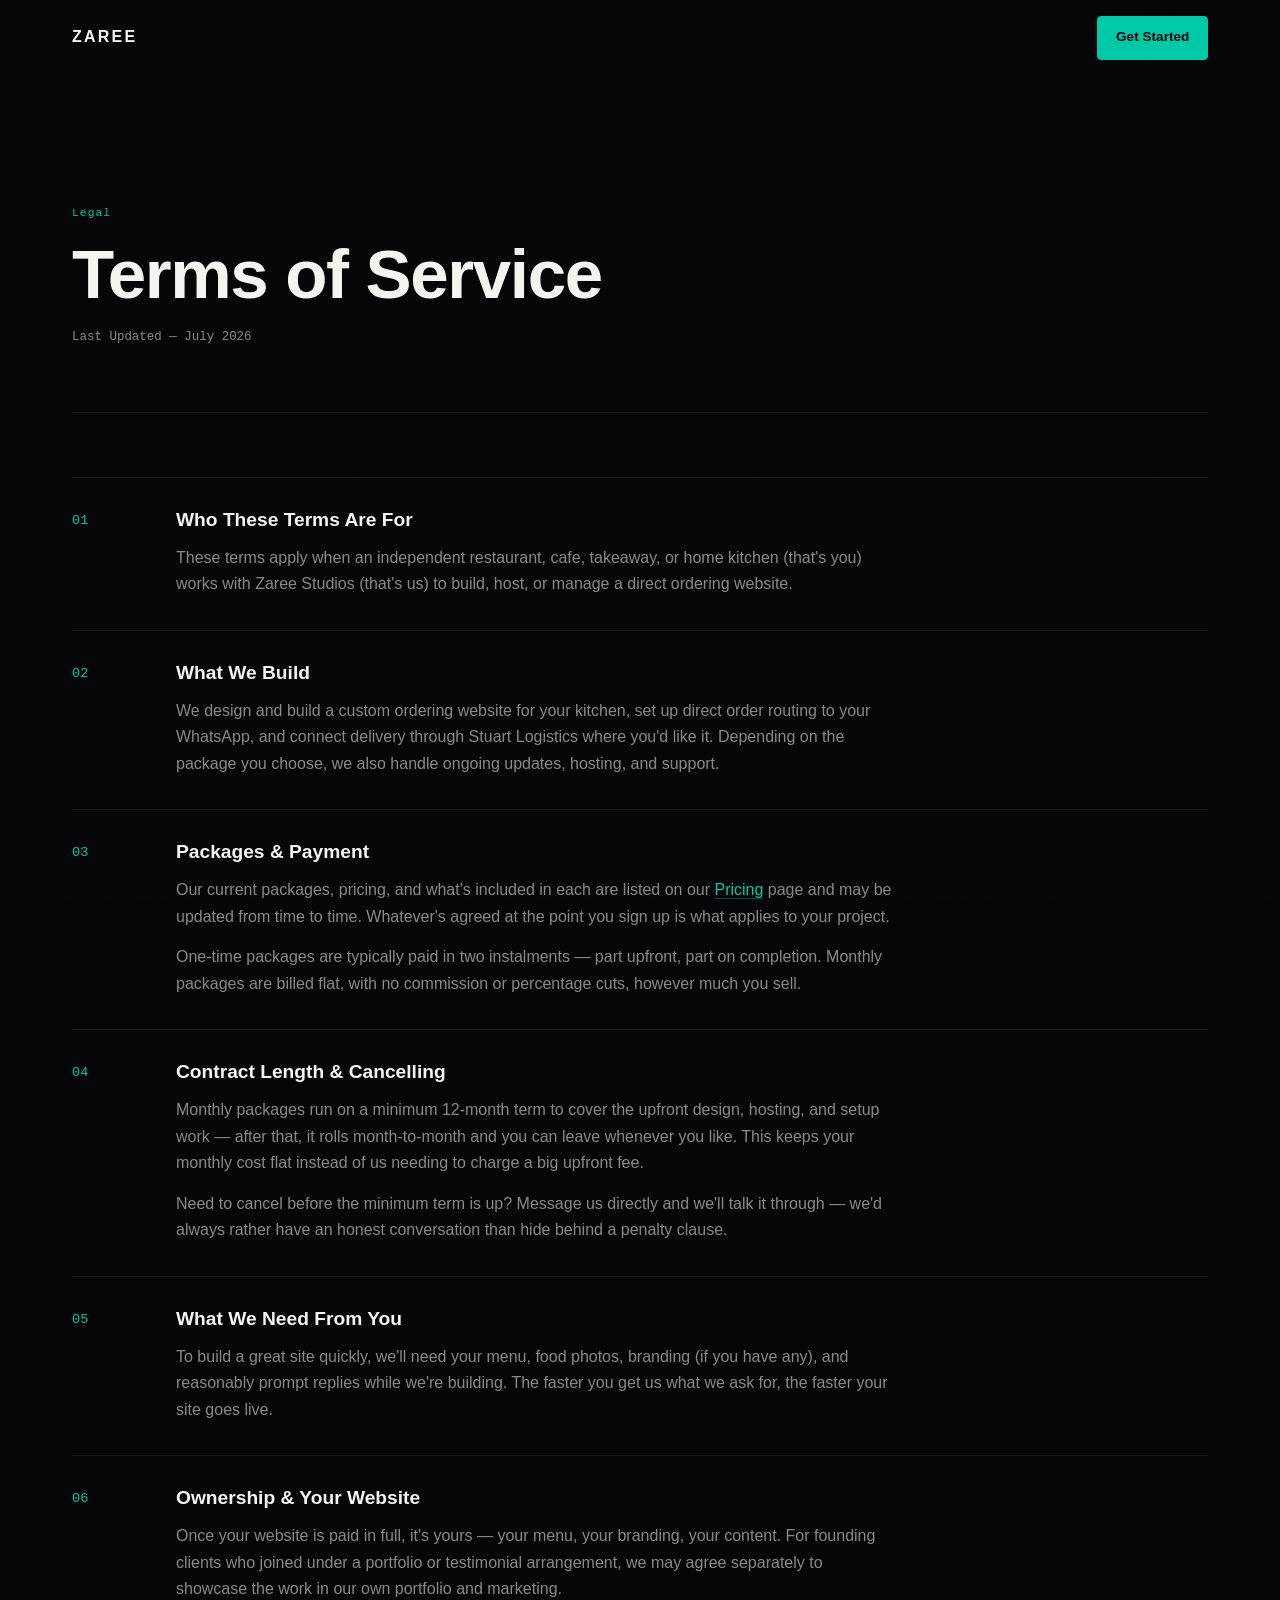
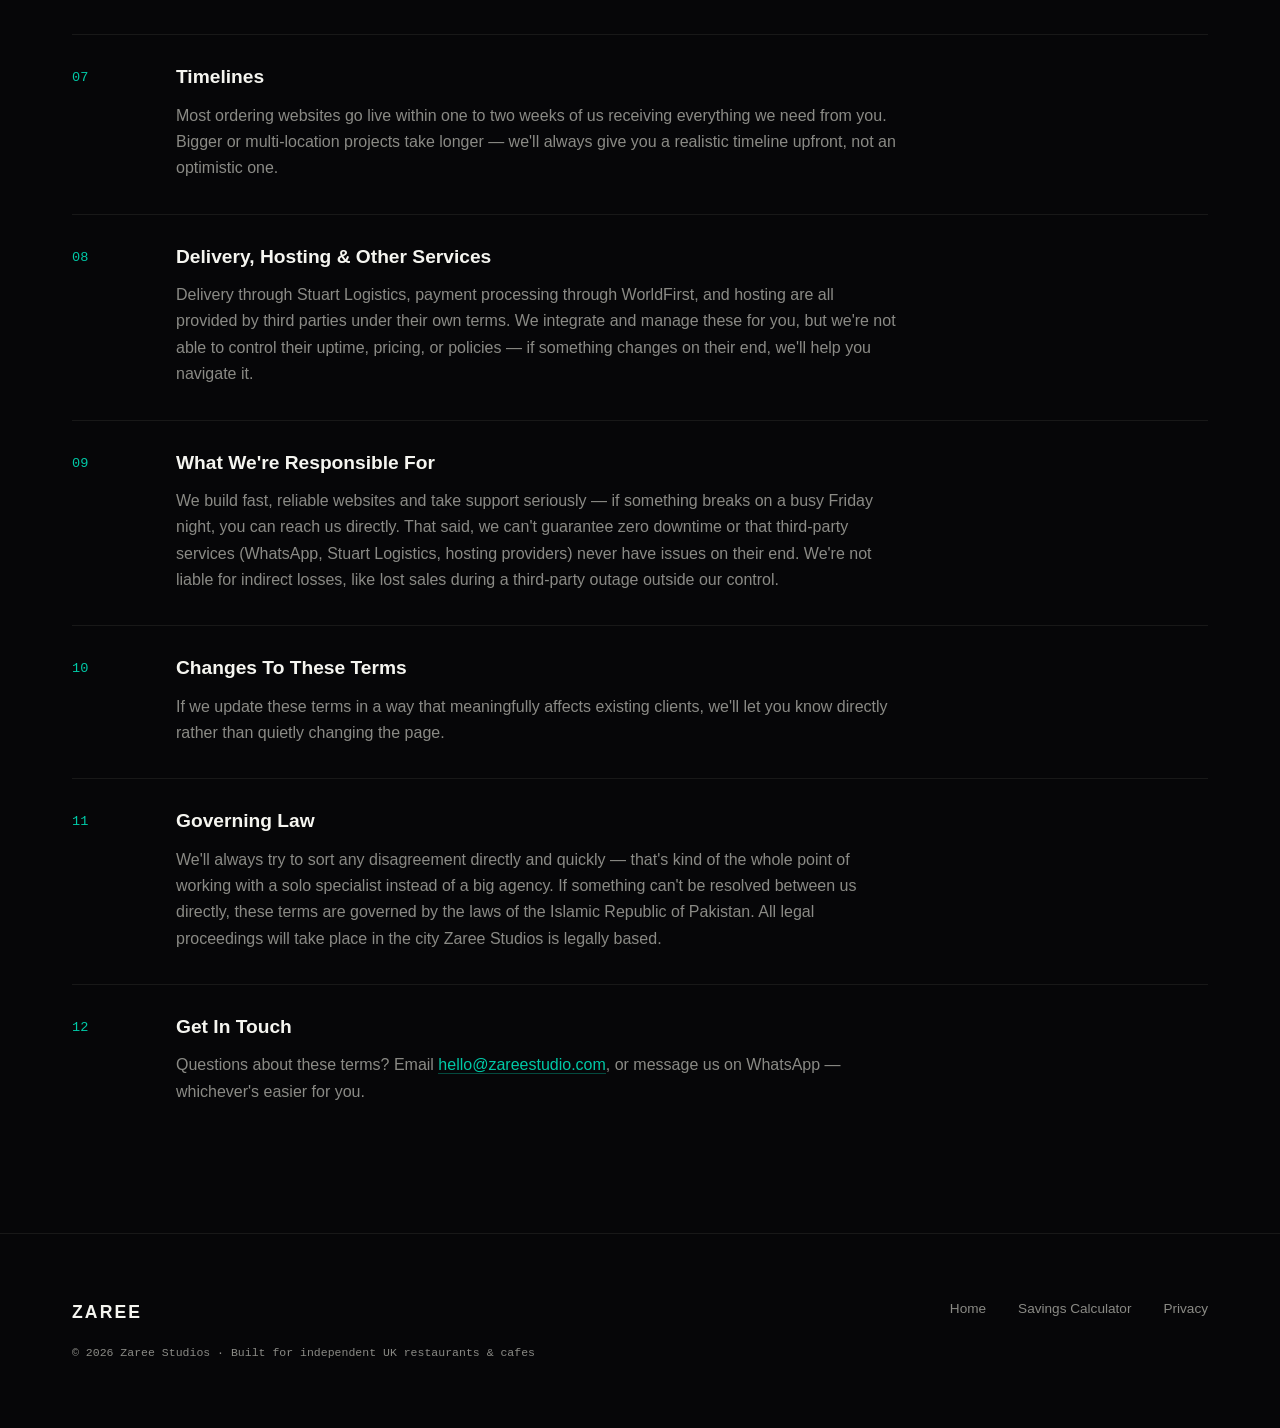
<file: terms.html>
<!DOCTYPE html>
<html lang="en">
<head>
  <meta charset="UTF-8">
  <meta name="viewport" content="width=device-width, initial-scale=1.0">
  <meta name="description" content="Zaree Studios Terms of Service — what we build, how packages work, and what to expect as a client.">
  <title>Terms of Service — Zaree Studios</title>

  <link rel="icon" type="image/svg+xml" href="assets/images/favicon.svg">
  <link rel="icon" type="image/x-icon" href="assets/images/favicon.ico">
  <link rel="apple-touch-icon" href="assets/images/apple-touch-icon.png">

  <link rel="stylesheet" href="assets/css/style.css">
</head>
<body>

  <!-- ===== NAV ===== -->
  <header class="nav" id="nav">
    <div class="nav__inner">
      <a href="index.html" class="nav__logo" aria-label="Zaree Studios home">ZAREE</a>
      <a href="https://wa.me/44XXXXXXXXXX" class="btn--nav-cta" target="_blank" rel="noopener noreferrer">Get Started</a>
    </div>
  </header>

  <main>
    <div class="container">

      <!-- ===== LEGAL HEADER ===== -->
      <header class="legal-header">
        <p class="eyebrow reveal">Legal</p>
        <h1 class="type-hero legal-header__title reveal" data-delay="1">Terms of Service</h1>
        <p class="legal-header__updated reveal" data-delay="2">Last Updated — July 2026</p>
      </header>

      <!-- ===== SECTIONS ===== -->
      <article>

        <div class="legal-section reveal" id="who-for">
          <p class="legal-section__number">01</p>
          <div>
            <h2 class="legal-section__title">Who These Terms Are For</h2>
            <div class="legal-section__body">
              <p>These terms apply when an independent restaurant, cafe, takeaway, or home kitchen (that's you) works with Zaree Studios (that's us) to build, host, or manage a direct ordering website.</p>
            </div>
          </div>
        </div>

        <div class="legal-section reveal" id="what-we-build">
          <p class="legal-section__number">02</p>
          <div>
            <h2 class="legal-section__title">What We Build</h2>
            <div class="legal-section__body">
              <p>We design and build a custom ordering website for your kitchen, set up direct order routing to your WhatsApp, and connect delivery through Stuart Logistics where you'd like it. Depending on the package you choose, we also handle ongoing updates, hosting, and support.</p>
            </div>
          </div>
        </div>

        <div class="legal-section reveal" id="packages-payment">
          <p class="legal-section__number">03</p>
          <div>
            <h2 class="legal-section__title">Packages &amp; Payment</h2>
            <div class="legal-section__body">
              <p>Our current packages, pricing, and what's included in each are listed on our <a href="index.html#pricing">Pricing</a> page and may be updated from time to time. Whatever's agreed at the point you sign up is what applies to your project.</p>
              <p>One-time packages are typically paid in two instalments — part upfront, part on completion. Monthly packages are billed flat, with no commission or percentage cuts, however much you sell.</p>
            </div>
          </div>
        </div>

        <div class="legal-section reveal" id="contract-length">
          <p class="legal-section__number">04</p>
          <div>
            <h2 class="legal-section__title">Contract Length &amp; Cancelling</h2>
            <div class="legal-section__body">
              <p>Monthly packages run on a minimum 12-month term to cover the upfront design, hosting, and setup work — after that, it rolls month-to-month and you can leave whenever you like. This keeps your monthly cost flat instead of us needing to charge a big upfront fee.</p>
              <p>Need to cancel before the minimum term is up? Message us directly and we'll talk it through — we'd always rather have an honest conversation than hide behind a penalty clause.</p>
            </div>
          </div>
        </div>

        <div class="legal-section reveal" id="what-we-need">
          <p class="legal-section__number">05</p>
          <div>
            <h2 class="legal-section__title">What We Need From You</h2>
            <div class="legal-section__body">
              <p>To build a great site quickly, we'll need your menu, food photos, branding (if you have any), and reasonably prompt replies while we're building. The faster you get us what we ask for, the faster your site goes live.</p>
            </div>
          </div>
        </div>

        <div class="legal-section reveal" id="ownership">
          <p class="legal-section__number">06</p>
          <div>
            <h2 class="legal-section__title">Ownership &amp; Your Website</h2>
            <div class="legal-section__body">
              <p>Once your website is paid in full, it's yours — your menu, your branding, your content. For founding clients who joined under a portfolio or testimonial arrangement, we may agree separately to showcase the work in our own portfolio and marketing.</p>
            </div>
          </div>
        </div>

        <div class="legal-section reveal" id="timelines">
          <p class="legal-section__number">07</p>
          <div>
            <h2 class="legal-section__title">Timelines</h2>
            <div class="legal-section__body">
              <p>Most ordering websites go live within one to two weeks of us receiving everything we need from you. Bigger or multi-location projects take longer — we'll always give you a realistic timeline upfront, not an optimistic one.</p>
            </div>
          </div>
        </div>

        <div class="legal-section reveal" id="delivery-hosting">
          <p class="legal-section__number">08</p>
          <div>
            <h2 class="legal-section__title">Delivery, Hosting &amp; Other Services</h2>
            <div class="legal-section__body">
              <p>Delivery through Stuart Logistics, payment processing through WorldFirst, and hosting are all provided by third parties under their own terms. We integrate and manage these for you, but we're not able to control their uptime, pricing, or policies — if something changes on their end, we'll help you navigate it.</p>
            </div>
          </div>
        </div>

        <div class="legal-section reveal" id="responsibility">
          <p class="legal-section__number">09</p>
          <div>
            <h2 class="legal-section__title">What We're Responsible For</h2>
            <div class="legal-section__body">
              <p>We build fast, reliable websites and take support seriously — if something breaks on a busy Friday night, you can reach us directly. That said, we can't guarantee zero downtime or that third-party services (WhatsApp, Stuart Logistics, hosting providers) never have issues on their end. We're not liable for indirect losses, like lost sales during a third-party outage outside our control.</p>
            </div>
          </div>
        </div>

        <div class="legal-section reveal" id="changes">
          <p class="legal-section__number">10</p>
          <div>
            <h2 class="legal-section__title">Changes To These Terms</h2>
            <div class="legal-section__body">
              <p>If we update these terms in a way that meaningfully affects existing clients, we'll let you know directly rather than quietly changing the page.</p>
            </div>
          </div>
        </div>

        <div class="legal-section reveal" id="governing-law">
          <p class="legal-section__number">11</p>
          <div>
            <h2 class="legal-section__title">Governing Law</h2>
            <div class="legal-section__body">
              <p>We'll always try to sort any disagreement directly and quickly — that's kind of the whole point of working with a solo specialist instead of a big agency. If something can't be resolved between us directly, these terms are governed by the laws of the Islamic Republic of Pakistan. All legal proceedings will take place in the city Zaree Studios is legally based.</p>
            </div>
          </div>
        </div>

        <div class="legal-section reveal" id="get-in-touch">
          <p class="legal-section__number">12</p>
          <div>
            <h2 class="legal-section__title">Get In Touch</h2>
            <div class="legal-section__body">
              <p>Questions about these terms? Email <a href="mailto:hello@zareestudio.com">hello@zareestudio.com</a>, or message us on WhatsApp — whichever's easier for you.</p>
            </div>
          </div>
        </div>

      </article>

    </div>
  </main>

  <!-- ===== FOOTER ===== -->
  <footer class="footer">
    <div class="footer__inner">
      <div class="footer__brand">
        <a href="index.html" class="footer__logo" aria-label="Zaree Studios home">ZAREE</a>
        <p class="footer__copy">© 2026 Zaree Studios · Built for independent UK restaurants &amp; cafes</p>
      </div>

      <nav class="footer__col-links" aria-label="Footer navigation">
        <a href="index.html" class="footer__link">Home</a>
        <a href="calculator.html" class="footer__link">Savings Calculator</a>
        <a href="privacy.html" class="footer__link">Privacy</a>
      </nav>
    </div>
  </footer>

  <script src="assets/js/main.js" defer></script>

</body>
</html>
</file>
<file: assets/css/style.css>
/* ===================================================
   ZAREE STUDIOS — style.css
   Structure:
     1. Google Fonts
     2. Tokens
     3. Reset
     4. Film Grain
     5. Typography
     6. Layout Helpers
     7. Reusable Components
        — Scroll Reveal
        — Buttons
        — Pill / Tag
     8. Sections
        — Nav
        — Hero
        — Proof Strip
        — Problem
        — Calculator
        — Portfolio
        — Testimonial
        — Pricing
        — Process
        — Founder
        — FAQ
        — Final CTA
        — Footer
     9. Reduced Motion
   =================================================== */


/* ===== 1. GOOGLE FONTS =====
   Loaded via <link rel="preconnect"> + <link rel="stylesheet"> in the
   <head> of each HTML file — NOT @import. @import serializes the fetch
   chain (HTML -> style.css -> fonts.googleapis.com -> fonts.gstatic.com),
   which was the single biggest render-blocking delay on this site
   (flagged by Lighthouse). Loading fonts from HTML lets the browser's
   preload scanner discover and fetch them in parallel with style.css. */


/* ===== 2. TOKENS ===== */
:root {
  /* Backgrounds */
  --background:          #060608; /* void */
  --background-surface:  #0B0B0E;
  --background-raised:   #1A1A1F; /* slate */

  /* Text */
  --text-primary:        #F5F5F0; /* linen */
  --text-secondary:      #8A8A85;

  /* Accent */
  --accent:              #00C9A7; /* teal */
  --accent-dim:          rgba(0, 201, 167, 0.08);
  --accent-mid:          rgba(0, 201, 167, 0.5);

  /* Loss / commission-bleed red */
  --loss:                #FF5C4D;
  --loss-dim:             rgba(255, 92, 77, 0.08);

  /* Borders */
  --border-subtle:       rgba(245, 245, 240, 0.07);
  --border-moderate:     rgba(245, 245, 240, 0.14);
  --border-accent:       rgba(0, 201, 167, 0.35);

  /* Fonts */
  --font-body:    'DM Sans', sans-serif;
  --font-display: 'Unbounded', sans-serif;
  --font-mono:    'Space Mono', monospace;

  /* Spacing scale */
  --space-xs:   0.5rem;
  --space-sm:   1rem;
  --space-md:   2rem;
  --space-lg:   4rem;
  --space-xl:   8rem;

  /* Motion */
  --ease-out:    cubic-bezier(0.16, 1, 0.3, 1);
  --duration-sm: 180ms;
  --duration-md: 400ms;
  --duration-lg: 700ms;

  /* Layout */
  --max-width:  1200px;
  --nav-height: 76px;
}


/* ===== 3. RESET ===== */
*, *::before, *::after {
  box-sizing: border-box;
  margin: 0;
  padding: 0;
}

html {
  scroll-behavior: smooth;
  -webkit-text-size-adjust: 100%;
}

body {
  background-color: var(--background);
  color: var(--text-primary);
  font-family: var(--font-body);
  font-size: 1rem;
  line-height: 1.65;
  min-height: 100vh;
  overflow-x: hidden;
}

img, video {
  max-width: 100%;
  display: block;
}

a {
  color: inherit;
  text-decoration: none;
}

ul, ol {
  list-style: none;
}

button, input, textarea, select {
  font: inherit;
  border: none;
  outline: none;
  background: none;
  color: inherit;
}

button {
  cursor: pointer;
}

h1, h2, h3, h4, h5, h6 {
  font-weight: inherit;
  line-height: 1;
}


/* ===== 4. FILM GRAIN ===== */
body::before {
  content: '';
  position: fixed;
  inset: 0;
  pointer-events: none;
  z-index: 9000;
  opacity: 0.15;
  background-image: url("data:image/svg+xml,%3Csvg xmlns='http://www.w3.org/2000/svg' width='400' height='400'%3E%3Cfilter id='n'%3E%3CfeTurbulence type='fractalNoise' baseFrequency='.72' numOctaves='4' stitchTiles='stitch'/%3E%3C/filter%3E%3Crect width='400' height='400' filter='url(%23n)' opacity='.09'/%3E%3C/svg%3E");
}


/* ===== 5. TYPOGRAPHY ===== */

/* Hero h1 */
.type-hero {
  font-family: var(--font-body);
  font-weight: 700;
  font-size: clamp(2.4rem, 5.4vw, 4.4rem);
  line-height: 1.05;
  letter-spacing: -0.02em;
}

/* Section h2 */
.type-section {
  font-family: var(--font-body);
  font-weight: 700;
  font-size: clamp(1.9rem, 3.6vw, 3rem);
  line-height: 1.1;
  letter-spacing: -0.02em;
}

/* Card h3 */
.type-card {
  font-family: var(--font-body);
  font-weight: 700;
  font-size: clamp(1.1rem, 1.8vw, 1.4rem);
  line-height: 1.2;
  letter-spacing: -0.01em;
}

/* Eyebrow — shared rule for all contexts */
.eyebrow {
  font-family: var(--font-mono);
  font-size: 0.7rem;
  letter-spacing: 0.1em;
  color: var(--accent);
  display: flex;
  align-items: center;
  gap: 0.6rem;
}

/* Body text */
.type-body {
  font-family: var(--font-body);
  font-size: 1rem;
  line-height: 1.65;
  color: var(--text-secondary);
}

/* Label — used for uppercase mono micro-labels (calculator, tags, badges) */
.type-label {
  font-family: var(--font-mono);
  font-size: 0.68rem;
  letter-spacing: 0.15em;
  text-transform: uppercase;
}

/* Stat / price figure */
.type-figure {
  font-family: var(--font-mono);
  font-weight: 700;
}

/* Color modifiers */
.text-accent    { color: var(--accent); }
.text-loss      { color: var(--loss); }
.text-secondary { color: var(--text-secondary); }
.text-primary   { color: var(--text-primary); }


/* ===== 6. LAYOUT HELPERS ===== */
.container {
  width: 100%;
  max-width: var(--max-width);
  margin: 0 auto;
  padding: var(--space-lg) var(--space-md);
  position: relative;
}

main {
  padding-top: var(--nav-height);
}

section + section {
  border-top: 1px solid var(--border-subtle);
}

@media (max-width: 600px) {
  .container { padding: var(--space-md) var(--space-sm); }
}


/* ===================================================================
   7. REUSABLE COMPONENTS
   =================================================================== */

/* ===== SCROLL REVEAL ===== */
.reveal {
  opacity: 0;
  transform: translateY(24px);
  transition: opacity var(--duration-lg) var(--ease-out),
              transform var(--duration-lg) var(--ease-out);
}

.reveal.is-visible {
  opacity: 1;
  transform: translateY(0);
}

.reveal[data-delay="1"] { transition-delay: 0.1s; }
.reveal[data-delay="2"] { transition-delay: 0.2s; }
.reveal[data-delay="3"] { transition-delay: 0.32s; }
.reveal[data-delay="4"] { transition-delay: 0.46s; }

/* ===== BUTTONS ===== */
button:focus-visible,
a:focus-visible {
  outline: 2px solid var(--accent);
  outline-offset: 3px;
}

/* Filled CTA — primary conversion action */
.btn--cta {
  display: inline-flex;
  align-items: center;
  gap: 0.6em;
  font-family: var(--font-body);
  font-weight: 700;
  font-size: 0.95rem;
  color: var(--background);
  background: var(--accent);
  border: 1px solid var(--accent);
  padding: 0.9em 1.6em;
  border-radius: 4px;
  transition: background var(--duration-sm) var(--ease-out),
              transform var(--duration-sm) var(--ease-out);
}

.btn--cta:hover {
  background: #33d6b8;
  transform: translateY(-1px);
}

/* Ghost / secondary — used for lower-tier package buttons */
.btn--ghost {
  display: inline-flex;
  align-items: center;
  justify-content: center;
  width: 100%;
  font-family: var(--font-body);
  font-weight: 600;
  font-size: 0.92rem;
  color: var(--text-primary);
  background: var(--background-raised);
  border: 1px solid var(--border-moderate);
  padding: 0.85em 1.4em;
  border-radius: 4px;
  transition: border-color var(--duration-sm) var(--ease-out),
              background var(--duration-sm) var(--ease-out);
}

.btn--ghost:hover {
  border-color: var(--text-secondary);
}

/* Small nav-scale CTA */
.btn--nav-cta {
  display: inline-flex;
  align-items: center;
  justify-content: center;
  min-height: 44px; /* Lighthouse "tap targets" min for mobile */
  font-family: var(--font-body);
  font-weight: 700;
  font-size: 0.85rem;
  color: var(--background);
  background: var(--accent);
  padding: 0.65em 1.3em;
  border-radius: 4px;
  border: 1px solid var(--accent);
  transition: background var(--duration-sm) var(--ease-out);
}

.btn--nav-cta:hover { background: #33d6b8; }

/* ===== PILL / TAG ===== */
.pill {
  display: inline-flex;
  align-items: center;
  font-family: var(--font-mono);
  font-size: 0.65rem;
  letter-spacing: 0.12em;
  text-transform: uppercase;
  color: var(--text-secondary);
  background: var(--background-raised);
  border: 1px solid var(--border-moderate);
  padding: 0.35em 0.7em;
  border-radius: 3px;
}

.pill--accent {
  color: var(--background);
  background: var(--accent);
  border-color: var(--accent);
  font-weight: 700;
}

.pulse-dot {
  display: inline-block;
  width: 6px;
  height: 6px;
  border-radius: 50%;
  background: var(--accent);
  animation: pulse-dot 2s ease-in-out infinite;
  flex-shrink: 0;
}

@keyframes pulse-dot {
  0%, 100% { opacity: 1; }
  50%      { opacity: 0.4; }
}


/* ===================================================================
   8. SECTIONS
   =================================================================== */

/* ===== NAV ===== */
.nav {
  position: fixed;
  top: 0;
  left: 0;
  right: 0;
  z-index: 8000;
  height: var(--nav-height);
  background: transparent;
  border-bottom: 1px solid transparent;
  transition: background var(--duration-md) var(--ease-out),
              border-color var(--duration-md) var(--ease-out),
              backdrop-filter var(--duration-md) var(--ease-out);
}

.nav--scrolled {
  background: rgba(6, 6, 8, 0.85);
  border-bottom-color: var(--border-subtle);
  backdrop-filter: blur(16px);
  -webkit-backdrop-filter: blur(16px);
}

.nav__inner {
  display: flex;
  align-items: center;
  justify-content: space-between;
  height: 100%;
  max-width: var(--max-width);
  margin: 0 auto;
  padding: 0 var(--space-md);
}

.nav__logo {
  font-family: var(--font-display);
  font-weight: 700;
  font-size: 1rem;
  letter-spacing: 0.14em;
  text-transform: uppercase;
  color: var(--text-primary);
}

.nav__logo:focus-visible {
  outline: 2px solid var(--accent);
  outline-offset: 3px;
  border-radius: 2px;
}

@media (max-width: 600px) {
  .nav__inner { padding: 0 var(--space-sm); }
  .btn--nav-cta { font-size: 0.78rem; padding: 0.6em 1em; min-height: 44px; }
}

/* ===== HERO ===== */

.hero__grid {
  display: grid;
  grid-template-columns: minmax(0, 1fr) minmax(0, 0.95fr);
  gap: var(--space-lg);
  align-items: center;
}

.hero__eyebrow {
  margin-bottom: var(--space-sm);
}

.hero__title {
  margin-bottom: var(--space-md);
}

.hero__sub {
  max-width: 480px;
  margin-bottom: var(--space-md);
}

.hero__visual {
  position: relative;
  display: flex;
  align-items: center;
  justify-content: center;
  min-height: 360px;
}

.hero__visual img {
  max-width: 100%;
  height: auto;
  aspect-ratio: 1137 / 841; /* matches width/height attrs on the <img> — prevents CLS */
}

@media (max-width: 900px) {
  .hero__grid { grid-template-columns: 1fr; }
  .hero__visual { min-height: 280px; margin-top: var(--space-md); }
}

/* ===== PROOF STRIP ===== */
.proof-strip {
  background: var(--background-surface);
}

.proof-strip__inner {
  display: grid;
  grid-template-columns: repeat(4, 1fr);
  max-width: var(--max-width);
  margin: 0 auto;
  padding: var(--space-md);
}

.proof-stat__value {
  font-family: var(--font-mono);
  font-weight: 700;
  font-size: clamp(1.2rem, 2vw, 1.6rem);
  color: var(--accent);
  display: block;
  margin-bottom: 0.3rem;
}

.proof-stat__label {
  font-family: var(--font-body);
  font-size: 0.8rem;
  color: var(--text-secondary);
  line-height: 1.4;
}

@media (max-width: 768px) {
  .proof-strip__inner {
    grid-template-columns: repeat(2, 1fr);
    gap: var(--space-md) 0;
  }
  .proof-stat:nth-child(3) { border-left: none; padding-left: 0; }
  .proof-stat:nth-child(2n) { border-left: 1px solid var(--border-subtle); padding-left: var(--space-md); }
  .proof-stat:nth-child(2n+1) { border-left: none; padding-left: 0; }
}

/* ===== PROBLEM ===== */
.problem__head {
  max-width: 640px;
  margin-bottom: var(--space-lg);
}

.problem__title { margin-bottom: var(--space-sm); }

/* ===== CALCULATOR ===== */
.calculator__panels {
  display: grid;
  grid-template-columns: 1fr 1fr;
  gap: var(--space-md);
  margin-bottom: var(--space-md);
}

.calculator__card {
  background: var(--background-raised);
  border: 1px solid var(--border-subtle);
  border-radius: 8px;
  padding: var(--space-md);
}

.calc-field { margin-bottom: var(--space-md); }
.calc-field:last-child { margin-bottom: 0; }

.calc-field__label {
  display: block;
  margin-bottom: 0.75rem;
  color: var(--text-secondary);
}

.calc-field__value {
  font-family: var(--font-mono);
  font-size: 1.1rem;
  background: var(--background-surface);
  border: 1px solid var(--border-moderate);
  border-radius: 4px;
  padding: 0.85rem 1rem;
  margin-bottom: 0.85rem;
}

.calc-field__slider {
  -webkit-appearance: none;
  appearance: none;
  width: 100%;
  height: 3px;
  background: var(--border-moderate);
  border-radius: 2px;
  outline: none;
}

.calc-field__slider::-webkit-slider-thumb {
  -webkit-appearance: none;
  appearance: none;
  width: 16px;
  height: 16px;
  border-radius: 3px;
  background: var(--accent);
  cursor: pointer;
  border: none;
}

.calc-field__slider::-moz-range-thumb {
  width: 16px;
  height: 16px;
  border-radius: 3px;
  background: var(--accent);
  cursor: pointer;
  border: none;
}

.calculator__note {
  font-size: 0.85rem;
  color: var(--text-secondary);
  margin-top: var(--space-sm);
}

.calculator__result-label {
  color: var(--loss);
  margin-bottom: 0.6rem;
}

.calculator__result-figure {
  font-size: clamp(2.2rem, 4vw, 3rem);
  color: var(--loss);
  margin-bottom: 0.4rem;
}

.calculator__result-sub {
  color: var(--text-secondary);
  margin-bottom: var(--space-md);
}

.calculator__divider {
  border: none;
  border-top: 1px solid var(--border-subtle);
  margin: var(--space-md) 0;
}

.calculator__zaree-label {
  color: var(--accent);
  margin-bottom: 0.6rem;
}

.calculator__zaree-figure {
  font-size: clamp(1.8rem, 3.2vw, 2.4rem);
  color: var(--accent);
  margin-bottom: 0.4rem;
}

.calculator__zaree-sub { color: var(--text-secondary); }

.calculator__savings-banner {
  background: rgba(0, 201, 167, 0.12);
  border: 1px solid var(--border-accent);
  color: var(--accent);
  font-weight: 700;
  padding: 1.1rem var(--space-md);
  border-radius: 6px;
}

.commission-grid {
  display: grid;
  grid-template-columns: repeat(3, 1fr);
  gap: var(--space-md);
  margin-top: var(--space-md);
}

.commission-card {
  background: var(--background-raised);
  border: 1px solid var(--border-subtle);
  border-radius: 8px;
  padding: var(--space-md);
}

.commission-card__name {
  font-weight: 700;
  margin-bottom: var(--space-sm);
}

.commission-card__figure {
  font-size: clamp(1.6rem, 3vw, 2rem);
  color: var(--loss);
  margin-bottom: 0.4rem;
}

.commission-card__note {
  font-size: 0.85rem;
  color: var(--text-secondary);
}

@media (max-width: 900px) {
  .calculator__panels { grid-template-columns: 1fr; }
  .commission-grid { grid-template-columns: 1fr; }
}

/* ===== PORTFOLIO ===== */
.portfolio__head { max-width: 640px; margin-bottom: var(--space-lg); }
.portfolio__title { margin-bottom: var(--space-sm); }

.portfolio__grid {
  display: grid;
  grid-template-columns: repeat(3, 1fr);
  gap: var(--space-md);
}

.portfolio-card {
  background: var(--background-raised);
  border: 1px solid var(--border-subtle);
  border-radius: 8px;
  padding: var(--space-md);
}

.portfolio-card__name { margin-bottom: 0.25rem; }

.portfolio-card__tag {
  display: block;
  color: var(--text-secondary);
  font-size: 0.85rem;
  margin-bottom: var(--space-sm);
}

.portfolio-card__preview img {
  width: 100%;
  height: auto;
  aspect-ratio: 16 / 9; /* matches width/height attrs — reserves space, fixes CLS */
  object-fit: contain;
  background-color: transparent
}

.portfolio-card__desc {
  color: var(--text-secondary);
  font-size: 0.9rem;
}

@media (max-width: 900px) {
  .portfolio__grid { grid-template-columns: 1fr; }
}

/* ===== TESTIMONIAL ===== */
.testimonial__head { margin-bottom: var(--space-lg); }
.testimonial__title { margin-bottom: var(--space-sm); }

.testimonial__grid {
  display: grid;
  grid-template-columns: 1.1fr 0.9fr;
  gap: var(--space-lg);
  align-items: center;
}

.testimonial__card {
  background: var(--background-raised);
  border: 1px solid var(--border-subtle);
  border-radius: 8px;
  padding: var(--space-md);
}

.testimonial__mark {
  color: var(--accent);
  font-family: var(--font-display);
  font-size: 1.5rem;
  line-height: 1;
  margin-bottom: var(--space-sm);
}

.testimonial__body p {
  margin-bottom: 1rem;
  color: var(--text-primary);
}

.testimonial__body p:last-child { margin-bottom: 0; }

.testimonial__attribution {
  color: var(--text-secondary);
  font-size: 0.85rem;
  margin: var(--space-sm) 0 1rem;
}

.testimonial__footer {
  display: flex;
  align-items: center;
  justify-content: space-between;
}

.testimonial__stars {
  color: var(--accent);
  letter-spacing: 0.1em;
  margin-bottom: 0.2rem;
}

.testimonial__stars-label {
  font-size: 0.78rem;
  color: var(--text-secondary);
}

.testimonial__stat-figure {
  font-size: 1.6rem;
  color: var(--accent);
}

.testimonial__stat-label {
  font-size: 0.75rem;
  color: var(--text-secondary);
  text-align: right;
}

.testimonial__visual {
  position: relative;
  min-height: 260px;
}

.testimonial__visual img {
  height: 100%;
}

@media (max-width: 900px) {
  .testimonial__grid { grid-template-columns: 1fr; }
}

/* ===== PRICING ===== */
.pricing__head { max-width: 640px; margin-bottom: var(--space-lg); }
.pricing__title { margin-bottom: var(--space-sm); }

.pricing__grid {
  display: grid;
  grid-template-columns: repeat(3, 1fr);
  gap: var(--space-md);
  align-items: stretch;
}

.pricing-card {
  background: var(--background-raised);
  border: 1px solid var(--border-subtle);
  border-radius: 10px;
  padding: var(--space-md);
  display: flex;
  flex-direction: column;
}

.pricing-card--featured {
  background: rgba(0, 201, 167, 0.06);
  border-color: var(--accent);
}

.pricing-card__badge { margin-bottom: var(--space-sm); align-self: flex-start; }

.pricing-card__name {
  margin-bottom: 0.6rem;
}

.pricing-card__price {
  font-size: clamp(1.8rem, 3vw, 2.3rem);
  margin-bottom: 0.3rem;
}

.pricing-card--featured .pricing-card__price { color: var(--accent); }

.pricing-card__price-note {
  color: var(--text-secondary);
  font-size: 0.85rem;
  margin-bottom: var(--space-sm);
}

.pricing-card__divider {
  border: none;
  border-top: 1px solid var(--border-subtle);
  margin-bottom: var(--space-sm);
}

.pricing-card__features {
  display: flex;
  flex-direction: column;
  gap: 0.7rem;
  margin-bottom: var(--space-md);
  flex: 1;
}

.pricing-card__feature {
  display: flex;
  align-items: flex-start;
  gap: 0.6rem;
  font-size: 0.88rem;
  color: var(--text-secondary);
  line-height: 1.5;
}

.pricing-card__feature::before {
  content: '✓';
  color: var(--accent);
  font-weight: 700;
  flex-shrink: 0;
}

.pricing-card__feature--no {
  color: var(--text-secondary);
  opacity: 0.6;
}

.pricing-card__feature--no::before {
  content: '✗';
  color: var(--text-secondary);
}

@media (max-width: 900px) {
  .pricing__grid { grid-template-columns: 1fr; }
}

/* ===== PROCESS ===== */
.process__head { max-width: 640px; margin-bottom: var(--space-lg); }
.process__title { margin-bottom: var(--space-sm); }

.process__grid {
  display: grid;
  grid-template-columns: repeat(3, 1fr);
  gap: var(--space-md);
}

.process-card {
  background: var(--background-raised);
  border: 1px solid var(--border-subtle);
  border-radius: 8px;
  padding: var(--space-md);
}

.process-card__head {
  display: flex;
  align-items: center;
  justify-content: space-between;
  margin-bottom: var(--space-sm);
}

.process-card__step {
  color: var(--text-secondary);
}

.process-card__title { margin-bottom: var(--space-sm); }

.process-card__preview {
  margin-bottom: var(--space-sm);
}

.process-card__preview img {
  width: 100%;
  height: auto;
  aspect-ratio: 16 / 9; /* matches width/height attrs — reserves space, fixes CLS */
  object-fit: cover;
}

.process-card__desc {
  color: var(--text-secondary);
  font-size: 0.9rem;
}

@media (max-width: 900px) {
  .process__grid { grid-template-columns: 1fr; }
}

/* ===== FOUNDER ===== */
.founder__head { max-width: 640px; margin-bottom: var(--space-lg); }
.founder__title { margin-bottom: var(--space-sm); }

.founder__grid {
  display: grid;
  grid-template-columns: 0.8fr 1.2fr;
  gap: var(--space-md);
}

.founder__photo {
  border-radius: 8px;
  overflow: hidden;
  min-height: 320px;
}

.founder__photo img {
  width: 100%;
  height: 100%;
  object-fit: cover;
}

.founder__card {
  background: var(--background-raised);
  border: 1px solid var(--border-subtle);
  border-radius: 8px;
  padding: var(--space-md);
}

.founder__mark {
  color: var(--accent);
  font-family: var(--font-display);
  font-size: 1.5rem;
  line-height: 1;
  margin-bottom: var(--space-sm);
}

.founder__body p { margin-bottom: 1rem; }
.founder__body p:last-child { margin-bottom: 0; }

.founder__signature {
  color: var(--text-secondary);
  font-size: 0.85rem;
  margin-top: var(--space-sm);
}

@media (max-width: 900px) {
  .founder__grid { grid-template-columns: 1fr; }
  .founder__photo { min-height: 240px; }
}


/* ===== FAQ ===== */
.faq__head { max-width: 640px; margin-bottom: var(--space-lg); }
.faq__title { margin-bottom: var(--space-sm); }
 
.faq__list {
  display: flex;
  flex-direction: column;
}
 
.faq-item {
  border-top: 1px solid var(--border-subtle);
}
 
.faq-item:last-child { border-bottom: 1px solid var(--border-subtle); }
 
.faq-item__heading { line-height: 1; }
 
.faq-item__question {
  width: 100%;
  display: flex;
  align-items: center;
  justify-content: space-between;
  gap: var(--space-md);
  text-align: left;
  font-family: var(--font-body);
  font-weight: 700;
  font-size: 1rem;
  color: var(--text-primary);
  padding: var(--space-sm) 0;
  transition: color var(--duration-sm) var(--ease-out);
}
 
.faq-item__question:hover { color: var(--accent); }
 
.faq-item__icon {
  position: relative;
  flex-shrink: 0;
  width: 18px;
  height: 18px;
}
 
.faq-item__icon::before,
.faq-item__icon::after {
  content: '';
  position: absolute;
  top: 50%;
  left: 50%;
  background: var(--text-secondary);
  transition: background var(--duration-sm) var(--ease-out),
              transform var(--duration-md) var(--ease-out);
}
 
.faq-item__icon::before {
  width: 12px;
  height: 2px;
  transform: translate(-50%, -50%);
}
 
.faq-item__icon::after {
  width: 2px;
  height: 12px;
  transform: translate(-50%, -50%);
}
 
.faq-item__question:hover .faq-item__icon::before,
.faq-item__question:hover .faq-item__icon::after {
  background: var(--accent);
}
 
.faq-item.is-open .faq-item__icon::after {
  transform: translate(-50%, -50%) rotate(90deg);
  opacity: 0;
}
 
.faq-item.is-open .faq-item__icon::before {
  background: var(--accent);
}
 
.faq-item.is-open .faq-item__question {
  color: var(--accent);
}
 
/* Grid-rows collapse trick — animates height without JS measuring scrollHeight */
.faq-item__answer-wrap {
  display: grid;
  grid-template-rows: 0fr;
  transition: grid-template-rows var(--duration-md) var(--ease-out);
}
 
.faq-item.is-open .faq-item__answer-wrap {
  grid-template-rows: 1fr;
}
 
.faq-item__answer-inner {
  overflow: hidden;
  min-height: 0;
}
 
.faq-item__answer {
  color: var(--text-secondary);
  font-size: 0.95rem;
  max-width: 820px;
  padding-bottom: var(--space-sm);
}

/* ===== FINAL CTA ===== */
.final-cta {
  padding: var(--space-lg) var(--space-md);
}

.final-cta__box {
  max-width: var(--max-width);
  margin: 0 auto;
  background: var(--background-raised);
  border: 1px solid var(--border-subtle);
  border-radius: 12px;
  padding: var(--space-md);
  text-align: center;
}

.final-cta__title { margin-bottom: var(--space-sm); }

.final-cta__sub {
  color: var(--text-secondary);
  max-width: 520px;
  margin: 0 auto var(--space-md);
}

.final-cta__note {
  color: var(--text-secondary);
  max-width: 560px;
  margin: var(--space-md) auto 0;
}

.final-cta__note a {
  color: var(--accent);
  border-bottom: 1px solid var(--border-accent);
}

/* ===== FOOTER ===== */
.footer {
  border-top: 1px solid var(--border-subtle);
  padding: var(--space-lg) 0;
}

.footer__inner {
  display: flex;
  align-items: flex-start;
  justify-content: space-between;
  max-width: var(--max-width);
  margin: 0 auto;
  padding: 0 var(--space-md);
  gap: var(--space-md);
}

.footer__brand {
  display: flex;
  flex-direction: column;
  gap: var(--space-sm);
  flex: 1;
}

.footer__logo {
  font-family: var(--font-display);
  font-weight: 700;
  font-size: 1.1rem;
  letter-spacing: 0.12em;
  text-transform: uppercase;
  color: var(--text-primary);
  transition: color var(--duration-sm) var(--ease-out);
}

.footer__logo:hover { color: var(--accent); }

.footer__copy {
  font-family: var(--font-mono);
  font-size: 0.72rem;
  color: var(--text-secondary);
  line-height: 1.8;
}

.footer__col-links {
  display: flex;
  gap: var(--space-md);
}

.footer__link {
  font-size: 0.85rem;
  color: var(--text-secondary);
  transition: color var(--duration-sm) var(--ease-out);
}

.footer__link:hover { color: var(--accent); }

@media (max-width: 600px) {
  .footer__inner {
    flex-direction: column;
    gap: var(--space-md);
    padding: 0 var(--space-sm);
  }
}


/* ===== LEGAL PAGES ===== */
.legal-header {
  padding-top: var(--space-lg);
  padding-bottom: var(--space-lg);
  border-bottom: 1px solid var(--border-subtle);
  margin-bottom: var(--space-lg);
}

.legal-header__title { margin: var(--space-sm) 0 var(--space-sm); }

.legal-header__updated {
  font-family: var(--font-mono);
  font-size: 0.78rem;
  color: var(--text-secondary);
}

.legal-section {
  display: grid;
  grid-template-columns: 72px 1fr;
  gap: var(--space-md);
  padding: var(--space-md) 0;
  border-top: 1px solid var(--border-subtle);
}

.legal-section:last-child { padding-bottom: var(--space-lg); }

.legal-section__number {
  font-family: var(--font-mono);
  color: var(--accent);
  font-size: 0.85rem;
}

.legal-section__title {
  font-family: var(--font-body);
  font-weight: 700;
  font-size: 1.2rem;
  margin-bottom: var(--space-sm);
}

.legal-section__body {
  color: var(--text-secondary);
  max-width: 720px;
}

.legal-section__body p { margin-bottom: 0.9rem; }
.legal-section__body p:last-child { margin-bottom: 0; }

.legal-section__list {
  color: var(--text-secondary);
  max-width: 720px;
  margin: 0.9rem 0;
  padding-left: 1.2rem;
}

.legal-section__list li {
  list-style: disc;
  margin-bottom: 0.5rem;
  line-height: 1.6;
}

.legal-section__body a,
.legal-section__list a {
  color: var(--accent);
  border-bottom: 1px solid var(--border-accent);
}

@media (max-width: 640px) {
  .legal-section {
    grid-template-columns: 1fr;
    gap: var(--space-xs);
  }
}



/* ===== 9. REDUCED MOTION ===== */
@media (prefers-reduced-motion: reduce) {
  html { scroll-behavior: auto; }
  .reveal { transition: none; opacity: 1; transform: none; }
}
</file>
